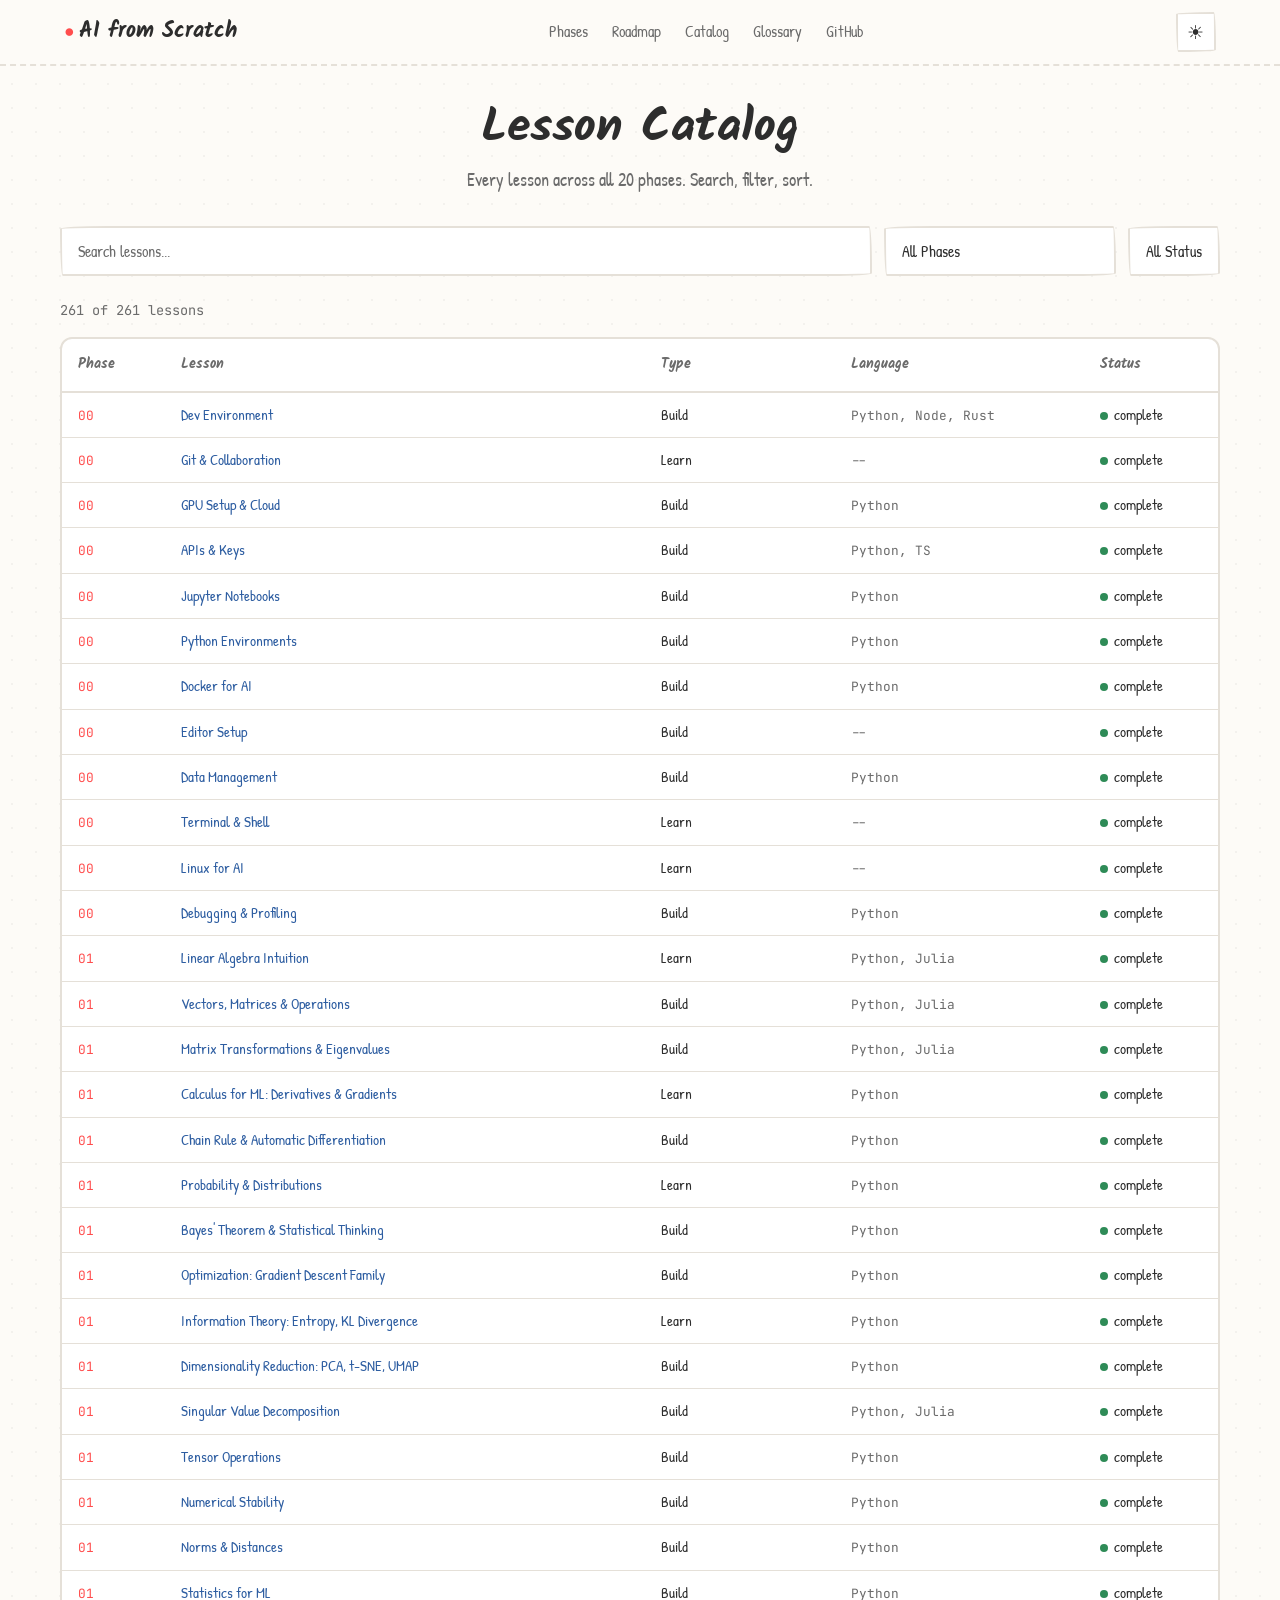
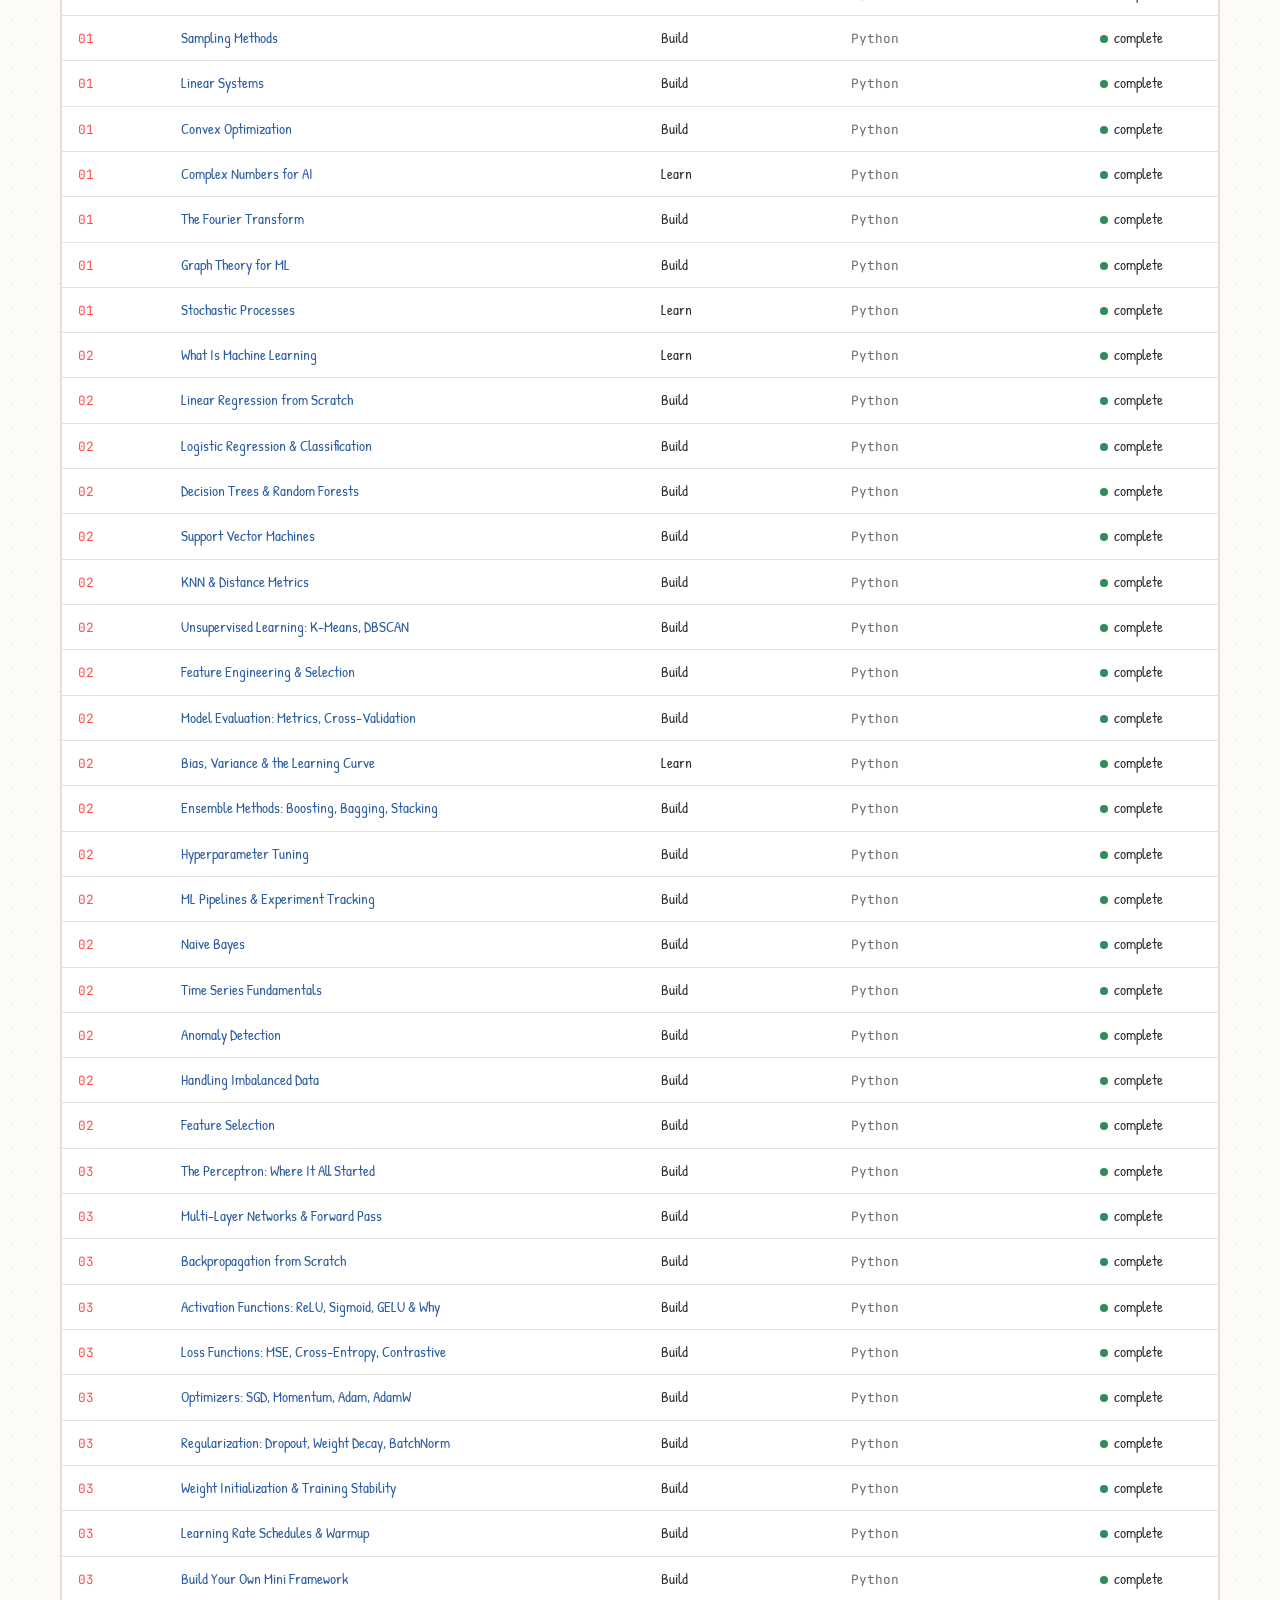
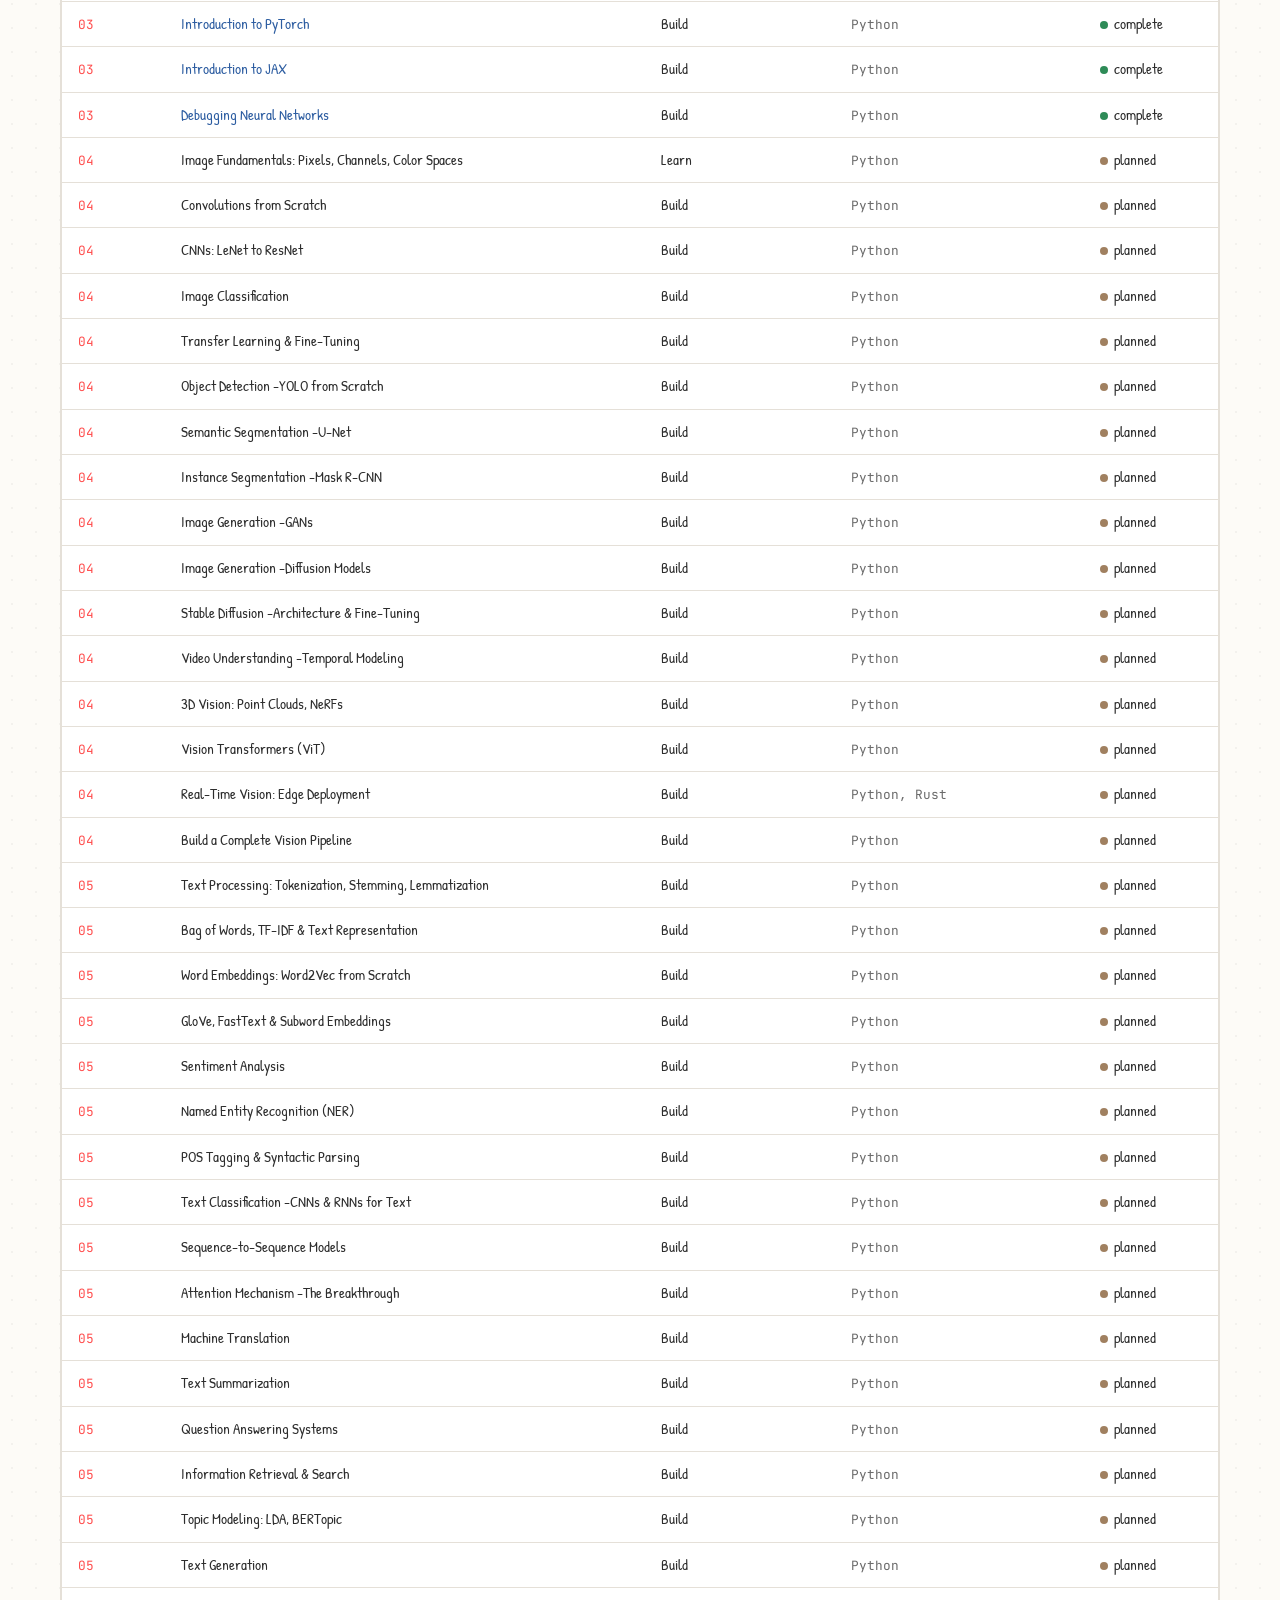
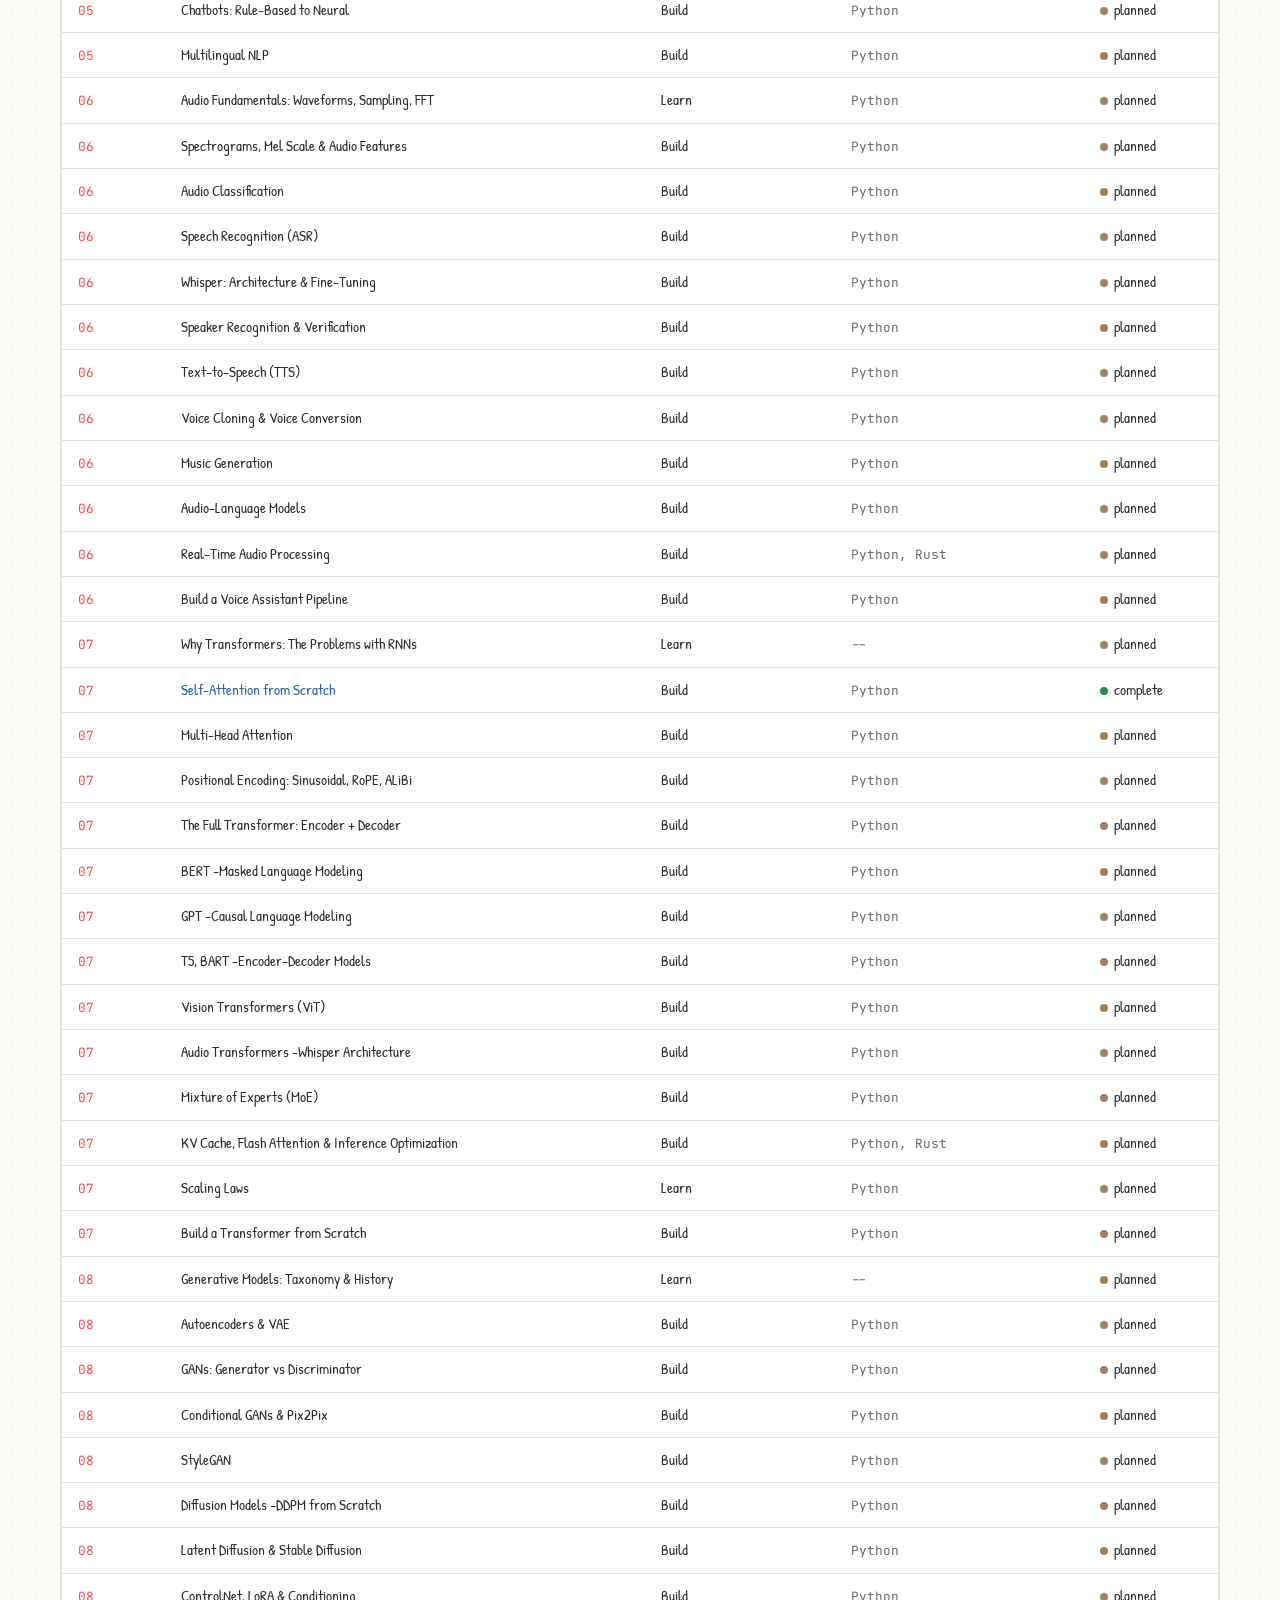
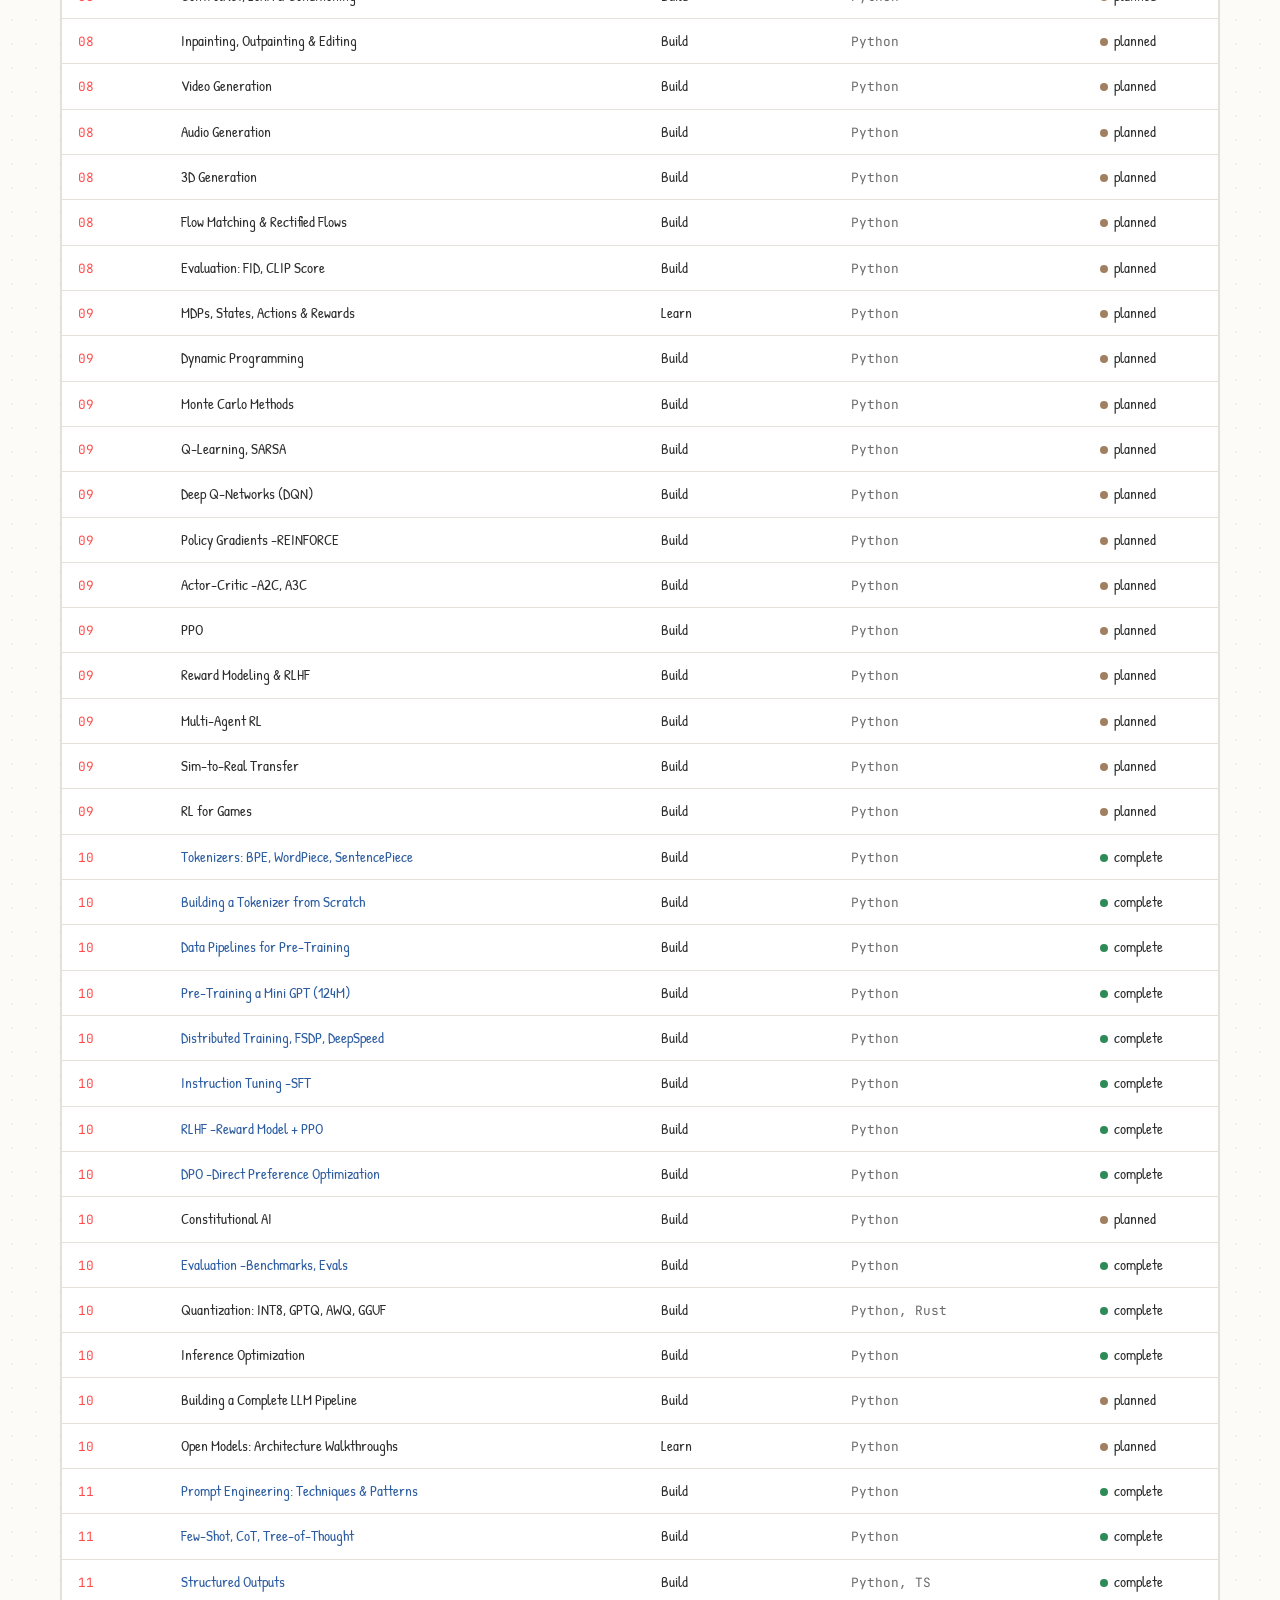
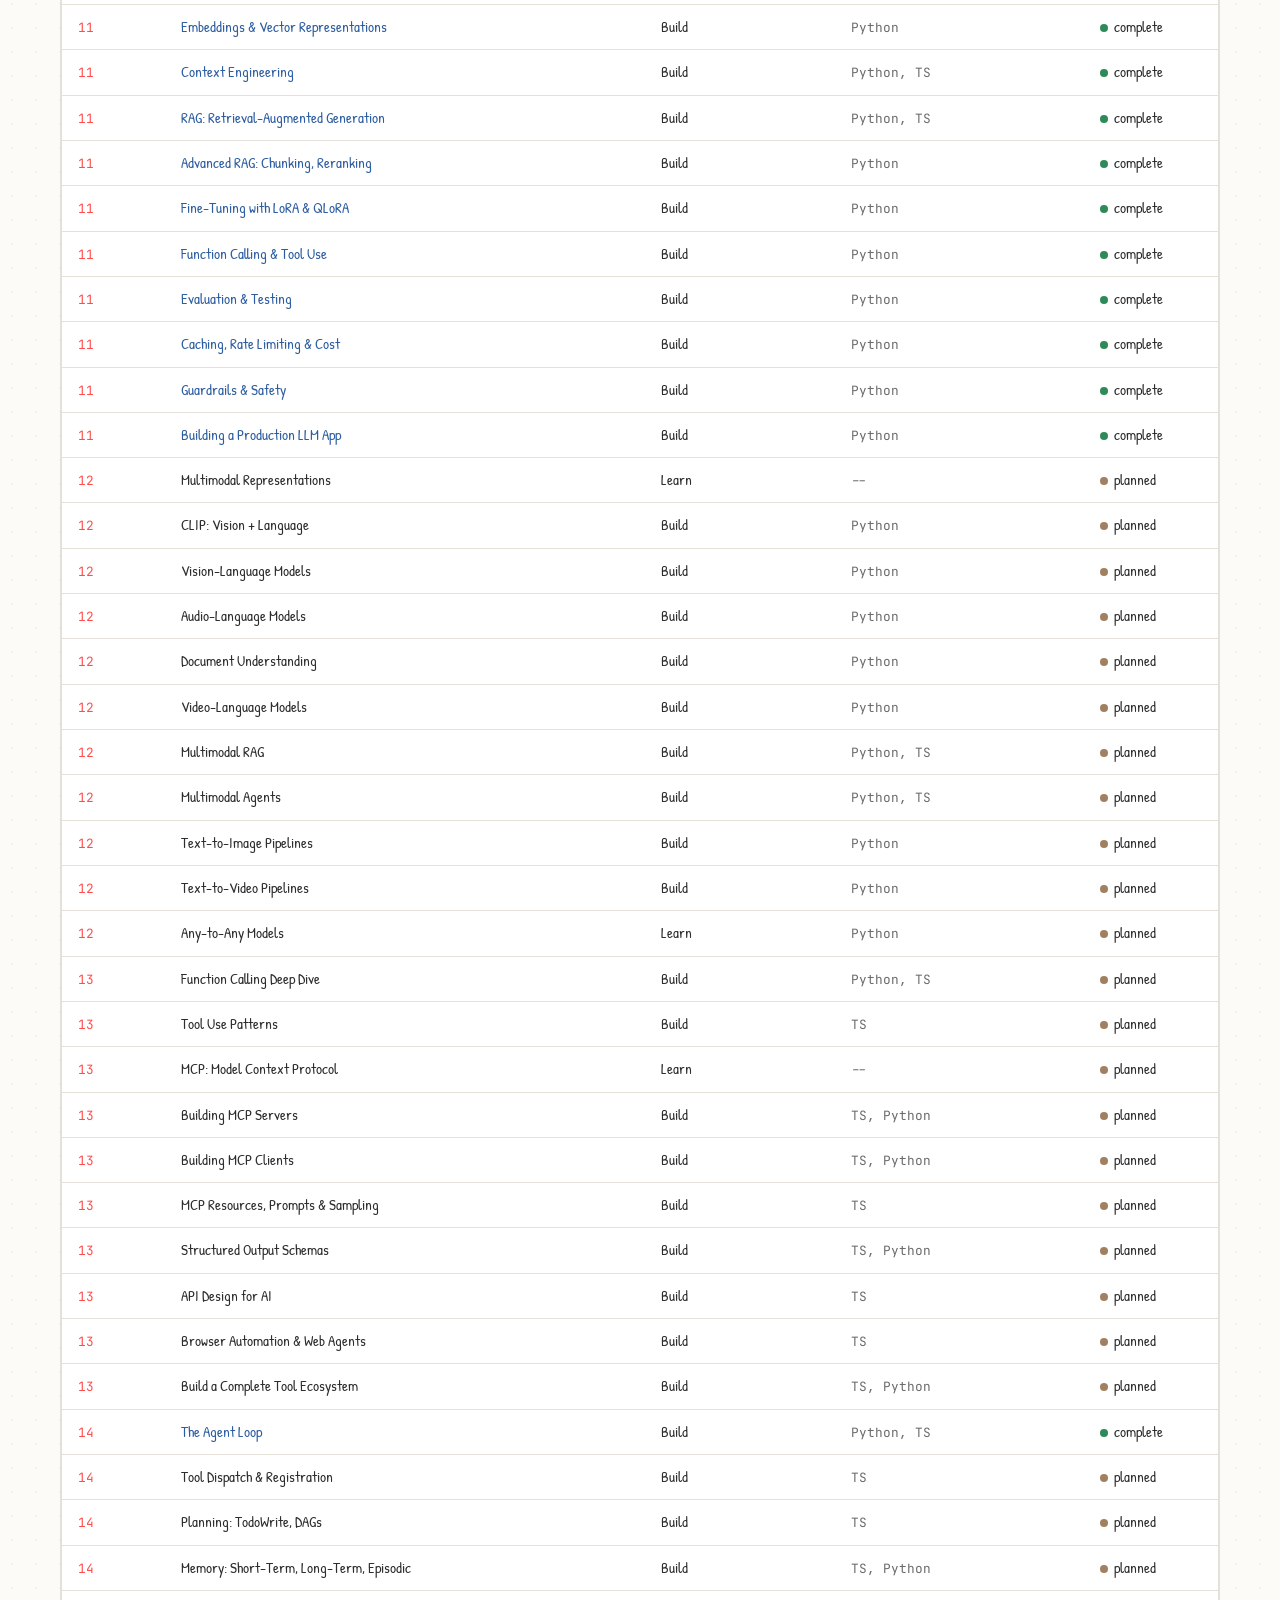
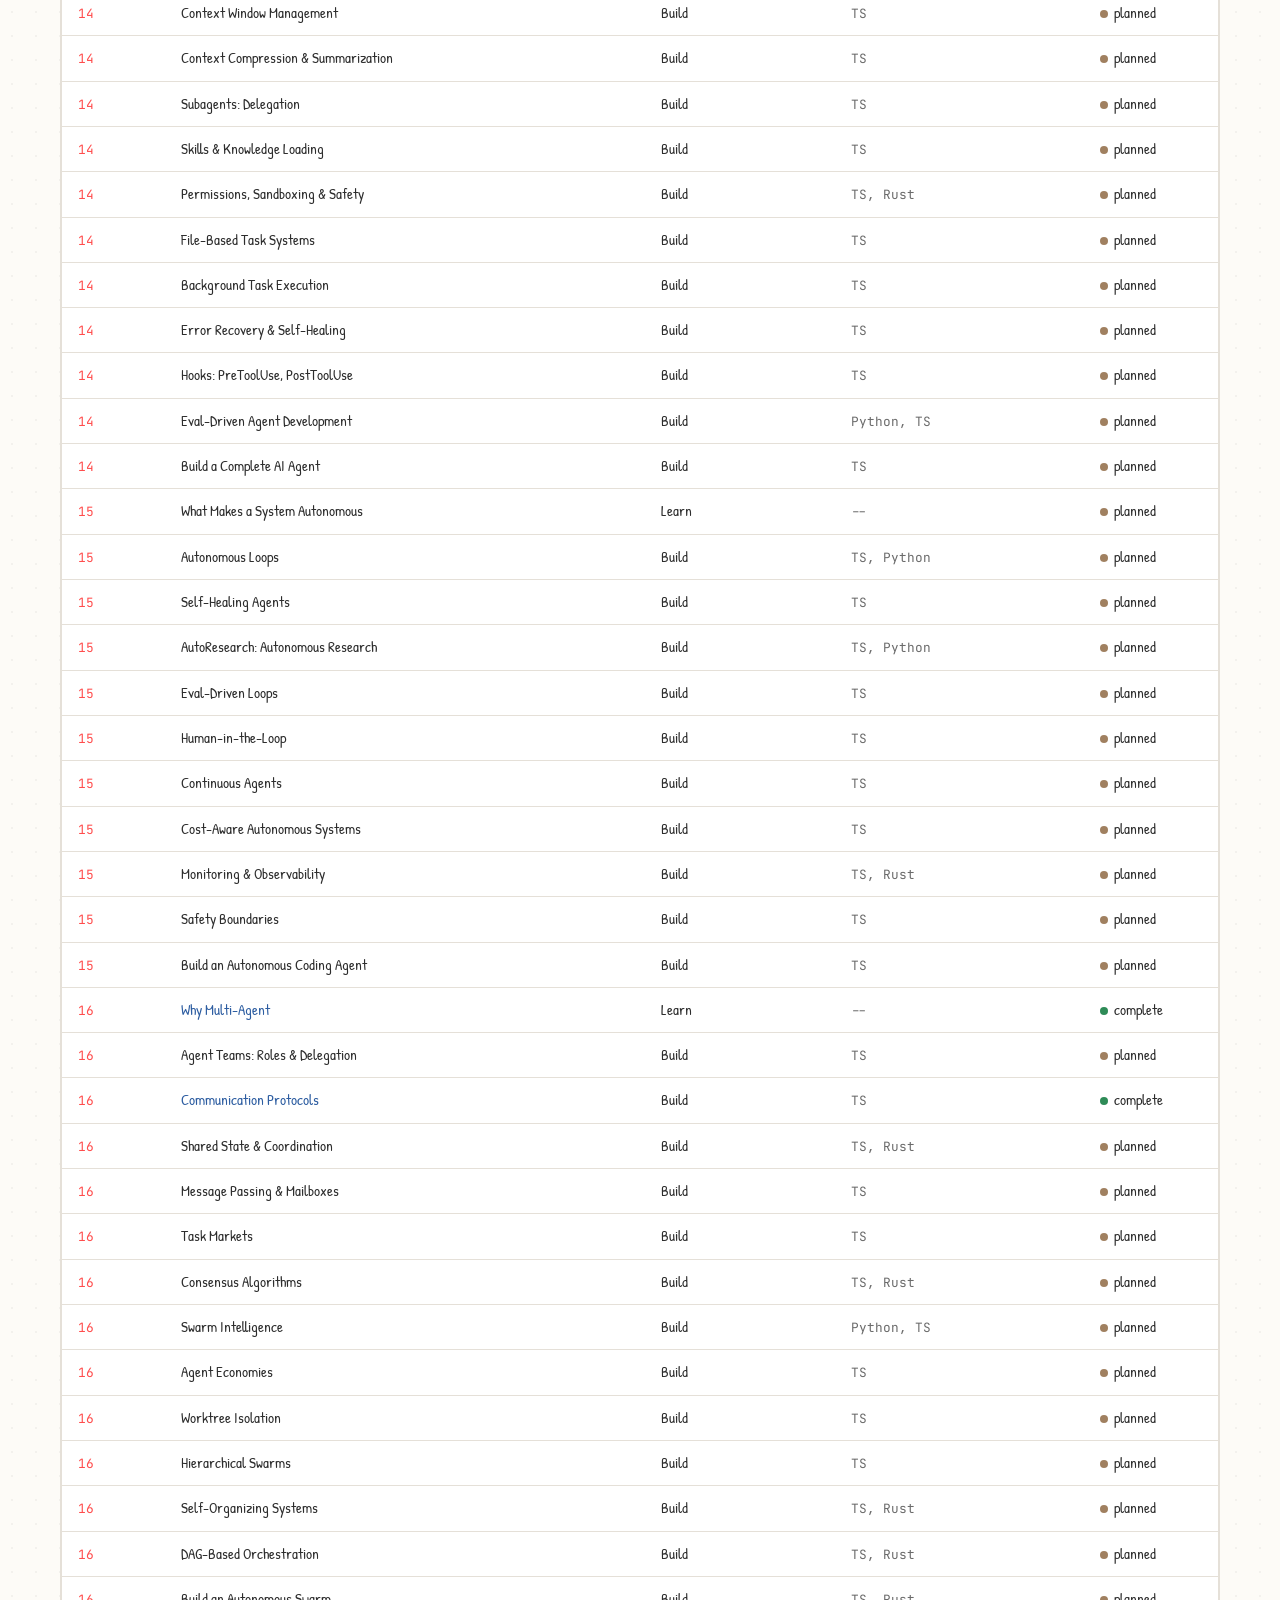
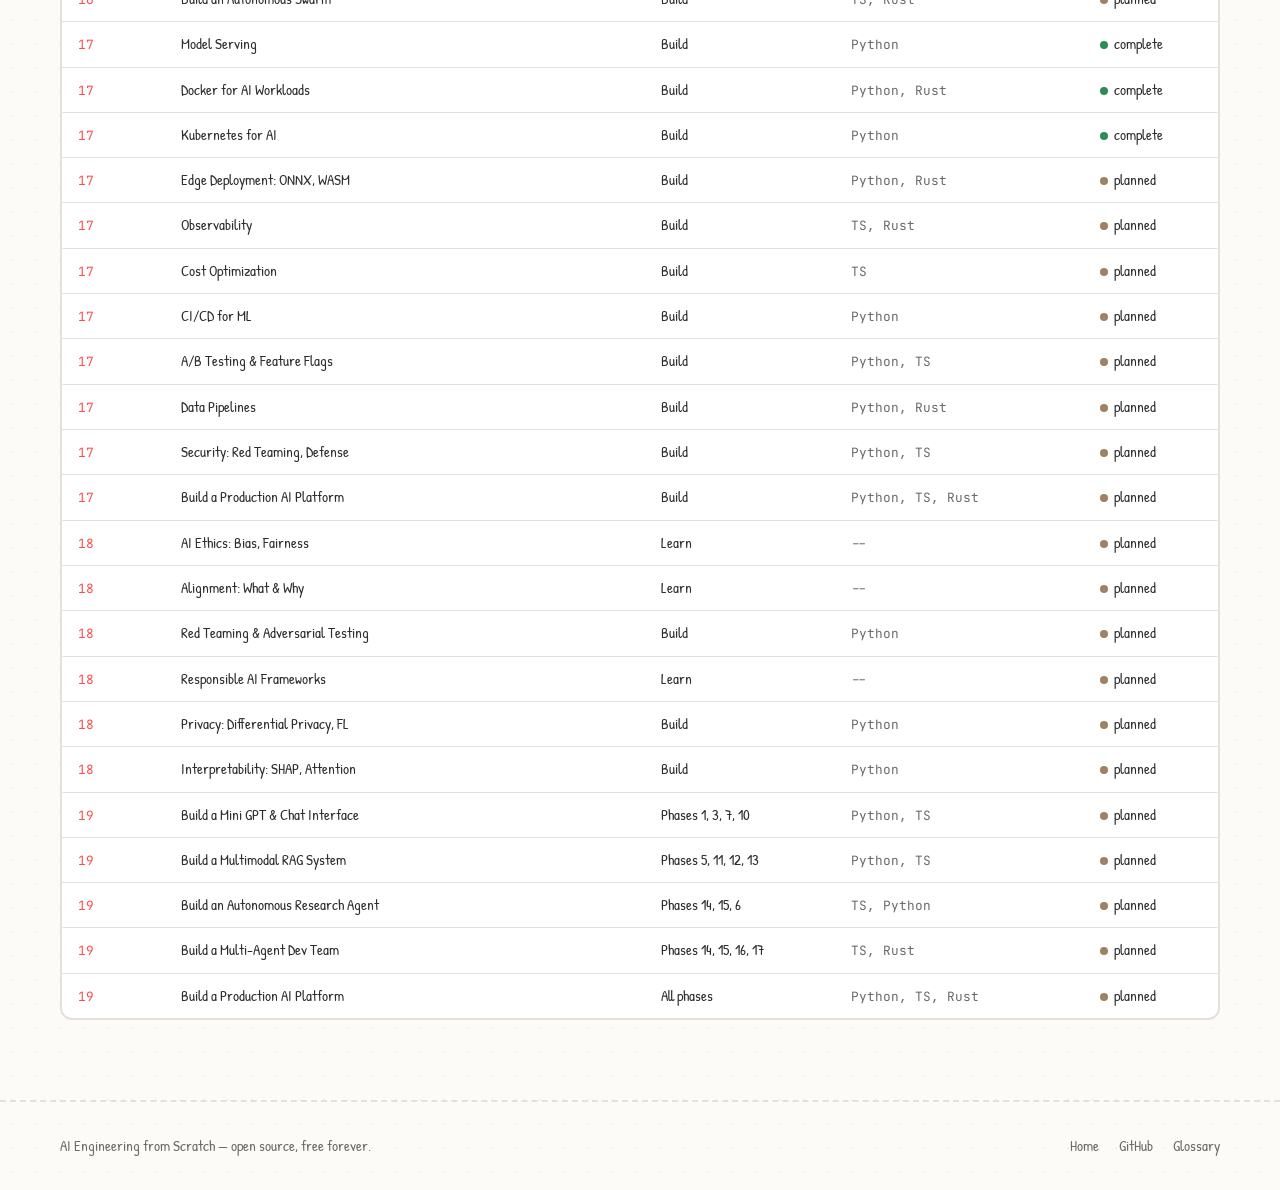
<file: site/catalog.html>
<!DOCTYPE html>
<html lang="en" data-theme="dark">
<head>
  <meta charset="UTF-8">
  <meta name="viewport" content="width=device-width, initial-scale=1.0">
  <title>Lesson Catalog - AI Engineering from Scratch</title>
  <link rel="icon" href="data:image/svg+xml,<svg xmlns='http://www.w3.org/2000/svg' viewBox='0 0 32 32'><rect width='32' height='32' rx='6' fill='%230d0d18'/><text x='4' y='23' font-size='18' font-weight='bold' font-family='system-ui' fill='%23ff6b6b'>AI</text></svg>">
  <meta name="description" content="Full catalog of 260+ AI engineering lessons. Search, filter, and sort every lesson across all 20 phases.">
  <link rel="preconnect" href="https://fonts.googleapis.com">
  <link rel="preconnect" href="https://fonts.gstatic.com" crossorigin>
  <link href="https://fonts.googleapis.com/css2?family=Kalam:wght@400;700&family=Patrick+Hand&family=JetBrains+Mono:wght@400;500;700&display=swap" rel="stylesheet">
  <link rel="stylesheet" href="style.css">
  <style>
    .catalog-page {
      padding: 100px 0 80px;
      min-height: 100vh;
    }

    .catalog-header {
      text-align: center;
      margin-bottom: 32px;
    }

    .catalog-header h1 {
      font-size: clamp(2rem, 5vw, 3rem);
      margin-bottom: 8px;
    }

    .catalog-header p {
      color: var(--text-muted);
      font-size: 1.1rem;
    }

    .catalog-controls {
      display: flex;
      gap: 12px;
      margin-bottom: 24px;
      flex-wrap: wrap;
      align-items: center;
    }

    .catalog-search {
      flex: 1;
      min-width: 200px;
      font-family: var(--font-body);
      font-size: 1rem;
      padding: 12px 16px;
      background: var(--bg-surface);
      border: 2px solid var(--border);
      border-radius: 255px 15px 225px 15px / 15px 225px 15px 255px;
      color: var(--text);
      outline: none;
      transition: border-color 0.2s;
    }

    .catalog-search::placeholder {
      color: var(--text-muted);
    }

    .catalog-search:focus {
      border-color: var(--accent);
    }

    .catalog-filter {
      font-family: var(--font-body);
      font-size: 1rem;
      padding: 12px 16px;
      background: var(--bg-surface);
      border: 2px solid var(--border);
      border-radius: 255px 15px 225px 15px / 15px 225px 15px 255px;
      color: var(--text);
      outline: none;
      cursor: pointer;
      -webkit-appearance: none;
      appearance: none;
    }

    .catalog-count {
      font-family: var(--font-mono);
      font-size: 0.85rem;
      color: var(--text-muted);
      margin-bottom: 16px;
    }

    .catalog-table-wrap {
      overflow-x: auto;
      border: 2px solid var(--border);
      border-radius: 12px;
      background: var(--bg-surface);
    }

    .catalog-table {
      width: 100%;
      border-collapse: collapse;
      font-size: 0.95rem;
    }

    .catalog-table th {
      font-family: var(--font-heading);
      font-weight: 700;
      font-size: 0.9rem;
      text-align: left;
      padding: 14px 16px;
      border-bottom: 2px solid var(--border);
      color: var(--text-muted);
      cursor: pointer;
      user-select: none;
      white-space: nowrap;
      transition: color 0.2s;
    }

    .catalog-table th:hover {
      color: var(--accent);
    }

    .catalog-table th .sort-arrow {
      font-size: 0.7rem;
      margin-left: 4px;
    }

    .catalog-table td {
      padding: 10px 16px;
      border-bottom: 1px solid var(--border);
      vertical-align: middle;
    }

    .catalog-table tr:last-child td {
      border-bottom: none;
    }

    .catalog-table tr:hover td {
      background: var(--bg-surface-hover);
    }

    .catalog-table a {
      color: var(--secondary);
    }

    .catalog-table a:hover {
      color: var(--accent);
    }

    .catalog-status-dot {
      display: inline-block;
      width: 8px;
      height: 8px;
      border-radius: 50%;
      margin-right: 6px;
    }

    .catalog-status-dot.complete {
      background: var(--complete);
    }

    .catalog-status-dot.planned {
      background: var(--planned);
    }

    .catalog-lang {
      font-family: var(--font-mono);
      font-size: 0.8rem;
      color: var(--text-muted);
    }

    .catalog-phase-label {
      font-family: var(--font-mono);
      font-size: 0.8rem;
      color: var(--accent);
    }

    .catalog-empty {
      text-align: center;
      padding: 48px 24px;
      color: var(--text-muted);
      font-size: 1.1rem;
    }

    @media (max-width: 768px) {
      .catalog-page {
        padding: 80px 0 48px;
      }

      .catalog-controls {
        flex-direction: column;
      }

      .catalog-filter {
        width: 100%;
      }

      .catalog-table {
        font-size: 0.85rem;
      }

      .catalog-table th,
      .catalog-table td {
        padding: 8px 10px;
      }
    }
  </style>
</head>
<body>

  <header class="site-header">
    <div class="header-inner">
      <a href="index.html" class="logo">
        <span class="logo-icon">&#9679;</span> AI from Scratch
      </a>
      <nav class="header-nav">
        <a href="index.html#phases">Phases</a>
        <a href="index.html#roadmap">Roadmap</a>
        <a href="catalog.html">Catalog</a>
        <a href="glossary.html">Glossary</a>
        <a href="https://github.com/rohitg00/ai-engineering-from-scratch" target="_blank" rel="noopener">GitHub</a>
      </nav>
      <button class="theme-toggle" id="themeToggle" aria-label="Toggle theme">
        <span class="theme-icon" id="themeIcon">&#9789;</span>
      </button>
    </div>
  </header>

  <main class="catalog-page">
    <div class="container">
      <div class="catalog-header">
        <h1>Lesson Catalog</h1>
        <p>Every lesson across all 20 phases. Search, filter, sort.</p>
      </div>
      <div class="catalog-controls">
        <input type="text" class="catalog-search" id="catalogSearch" placeholder="Search lessons...">
        <select class="catalog-filter" id="catalogPhase">
          <option value="">All Phases</option>
        </select>
        <select class="catalog-filter" id="catalogStatus">
          <option value="">All Status</option>
          <option value="complete">Complete</option>
          <option value="planned">Planned</option>
        </select>
      </div>
      <div class="catalog-count" id="catalogCount"></div>
      <div class="catalog-table-wrap">
        <table class="catalog-table" id="catalogTable">
          <thead>
            <tr>
              <th data-sort="phase">Phase <span class="sort-arrow"></span></th>
              <th data-sort="name">Lesson <span class="sort-arrow"></span></th>
              <th data-sort="type">Type <span class="sort-arrow"></span></th>
              <th data-sort="lang">Language <span class="sort-arrow"></span></th>
              <th data-sort="status">Status <span class="sort-arrow"></span></th>
            </tr>
          </thead>
          <tbody id="catalogBody"></tbody>
        </table>
      </div>
    </div>
  </main>

  <footer class="site-footer">
    <div class="container footer-inner">
      <p>AI Engineering from Scratch &mdash; open source, free forever.</p>
      <div class="footer-links">
        <a href="index.html">Home</a>
        <a href="https://github.com/rohitg00/ai-engineering-from-scratch" target="_blank" rel="noopener">GitHub</a>
        <a href="glossary.html">Glossary</a>
      </div>
    </div>
  </footer>

  <script src="data.js"></script>
  <script>
    (function () {
      var root = document.documentElement;
      var stored = localStorage.getItem('theme');
      if (stored) {
        root.setAttribute('data-theme', stored);
      } else if (window.matchMedia && window.matchMedia('(prefers-color-scheme: light)').matches) {
        root.setAttribute('data-theme', 'light');
      }

      function updateIcon() {
        var icon = document.getElementById('themeIcon');
        if (!icon) return;
        icon.innerHTML = root.getAttribute('data-theme') === 'light' ? '&#9728;' : '&#9789;';
      }

      updateIcon();

      document.addEventListener('DOMContentLoaded', function () {
        updateIcon();

        var btn = document.getElementById('themeToggle');
        if (btn) {
          btn.addEventListener('click', function () {
            var next = root.getAttribute('data-theme') === 'light' ? 'dark' : 'light';
            root.setAttribute('data-theme', next);
            localStorage.setItem('theme', next);
            updateIcon();
          });
        }

        var allRows = [];
        var phaseSelect = document.getElementById('catalogPhase');

        for (var i = 0; i < PHASES.length; i++) {
          var p = PHASES[i];
          var opt = document.createElement('option');
          opt.value = String(p.id);
          opt.textContent = String(p.id).padStart(2, '0') + ' - ' + p.name;
          phaseSelect.appendChild(opt);

          for (var j = 0; j < p.lessons.length; j++) {
            var l = p.lessons[j];
            allRows.push({
              phase: p.id,
              phaseName: p.name,
              name: l.name,
              type: l.type,
              lang: l.lang,
              status: l.status,
              url: l.url || ''
            });
          }
        }

        var searchInput = document.getElementById('catalogSearch');
        var statusSelect = document.getElementById('catalogStatus');
        var bodyEl = document.getElementById('catalogBody');
        var countEl = document.getElementById('catalogCount');
        var sortCol = 'phase';
        var sortDir = 1;

        function escapeHtml(str) {
          var div = document.createElement('div');
          div.textContent = str;
          return div.innerHTML;
        }

        function render() {
          var query = (searchInput.value || '').toLowerCase().trim();
          var phaseFilter = phaseSelect.value;
          var statusFilter = statusSelect.value;

          var rows = allRows.filter(function (r) {
            if (phaseFilter && String(r.phase) !== phaseFilter) return false;
            if (statusFilter && r.status !== statusFilter) return false;
            if (query) {
              return r.name.toLowerCase().indexOf(query) !== -1 ||
                r.phaseName.toLowerCase().indexOf(query) !== -1 ||
                r.type.toLowerCase().indexOf(query) !== -1 ||
                r.lang.toLowerCase().indexOf(query) !== -1;
            }
            return true;
          });

          rows.sort(function (a, b) {
            var va, vb;
            if (sortCol === 'phase') {
              va = a.phase;
              vb = b.phase;
            } else if (sortCol === 'name') {
              va = a.name.toLowerCase();
              vb = b.name.toLowerCase();
            } else if (sortCol === 'type') {
              va = a.type.toLowerCase();
              vb = b.type.toLowerCase();
            } else if (sortCol === 'lang') {
              va = a.lang.toLowerCase();
              vb = b.lang.toLowerCase();
            } else if (sortCol === 'status') {
              va = a.status;
              vb = b.status;
            }
            if (va < vb) return -1 * sortDir;
            if (va > vb) return 1 * sortDir;
            return 0;
          });

          countEl.textContent = rows.length + ' of ' + allRows.length + ' lessons';

          if (rows.length === 0) {
            bodyEl.innerHTML = '<tr><td colspan="5" class="catalog-empty">No lessons match your filters.</td></tr>';
            return;
          }

          var html = '';
          for (var i = 0; i < rows.length; i++) {
            var r = rows[i];
            html += '<tr>';
            html += '<td><span class="catalog-phase-label">' + String(r.phase).padStart(2, '0') + '</span></td>';
            if (r.url) {
              html += '<td><a href="' + r.url + '" target="_blank" rel="noopener">' + escapeHtml(r.name) + '</a></td>';
            } else {
              html += '<td>' + escapeHtml(r.name) + '</td>';
            }
            html += '<td>' + escapeHtml(r.type) + '</td>';
            html += '<td><span class="catalog-lang">' + escapeHtml(r.lang) + '</span></td>';
            html += '<td><span class="catalog-status-dot ' + r.status + '"></span>' + r.status + '</td>';
            html += '</tr>';
          }
          bodyEl.innerHTML = html;
        }

        searchInput.addEventListener('input', render);
        phaseSelect.addEventListener('change', render);
        statusSelect.addEventListener('change', render);

        document.querySelectorAll('.catalog-table th[data-sort]').forEach(function (th) {
          th.addEventListener('click', function () {
            var col = th.getAttribute('data-sort');
            if (sortCol === col) {
              sortDir = sortDir * -1;
            } else {
              sortCol = col;
              sortDir = 1;
            }
            document.querySelectorAll('.catalog-table th .sort-arrow').forEach(function (a) {
              a.textContent = '';
            });
            th.querySelector('.sort-arrow').textContent = sortDir === 1 ? ' \u25B2' : ' \u25BC';
            render();
          });
        });

        render();
      });
    })();
  </script>
<script defer src="https://va.vercel-scripts.com/v1/script.js"></script>
</body>
</html>
</file>
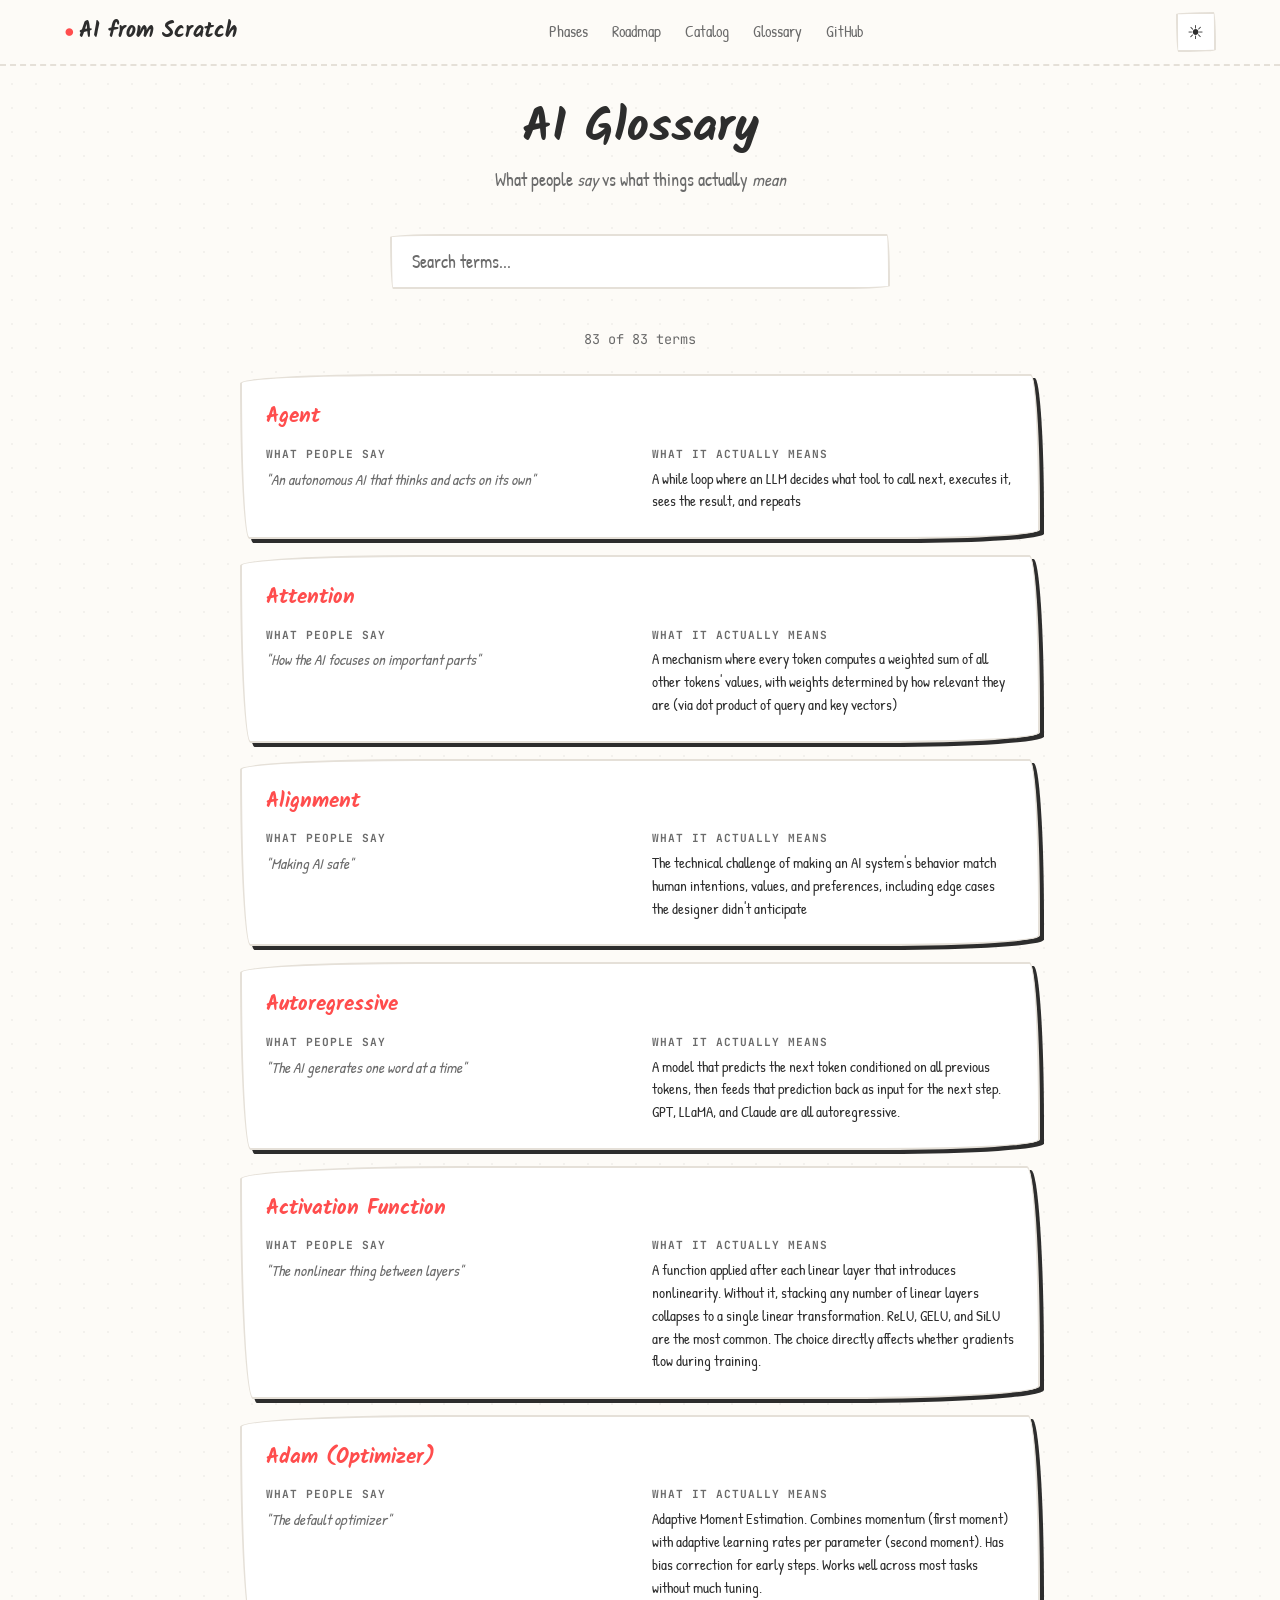
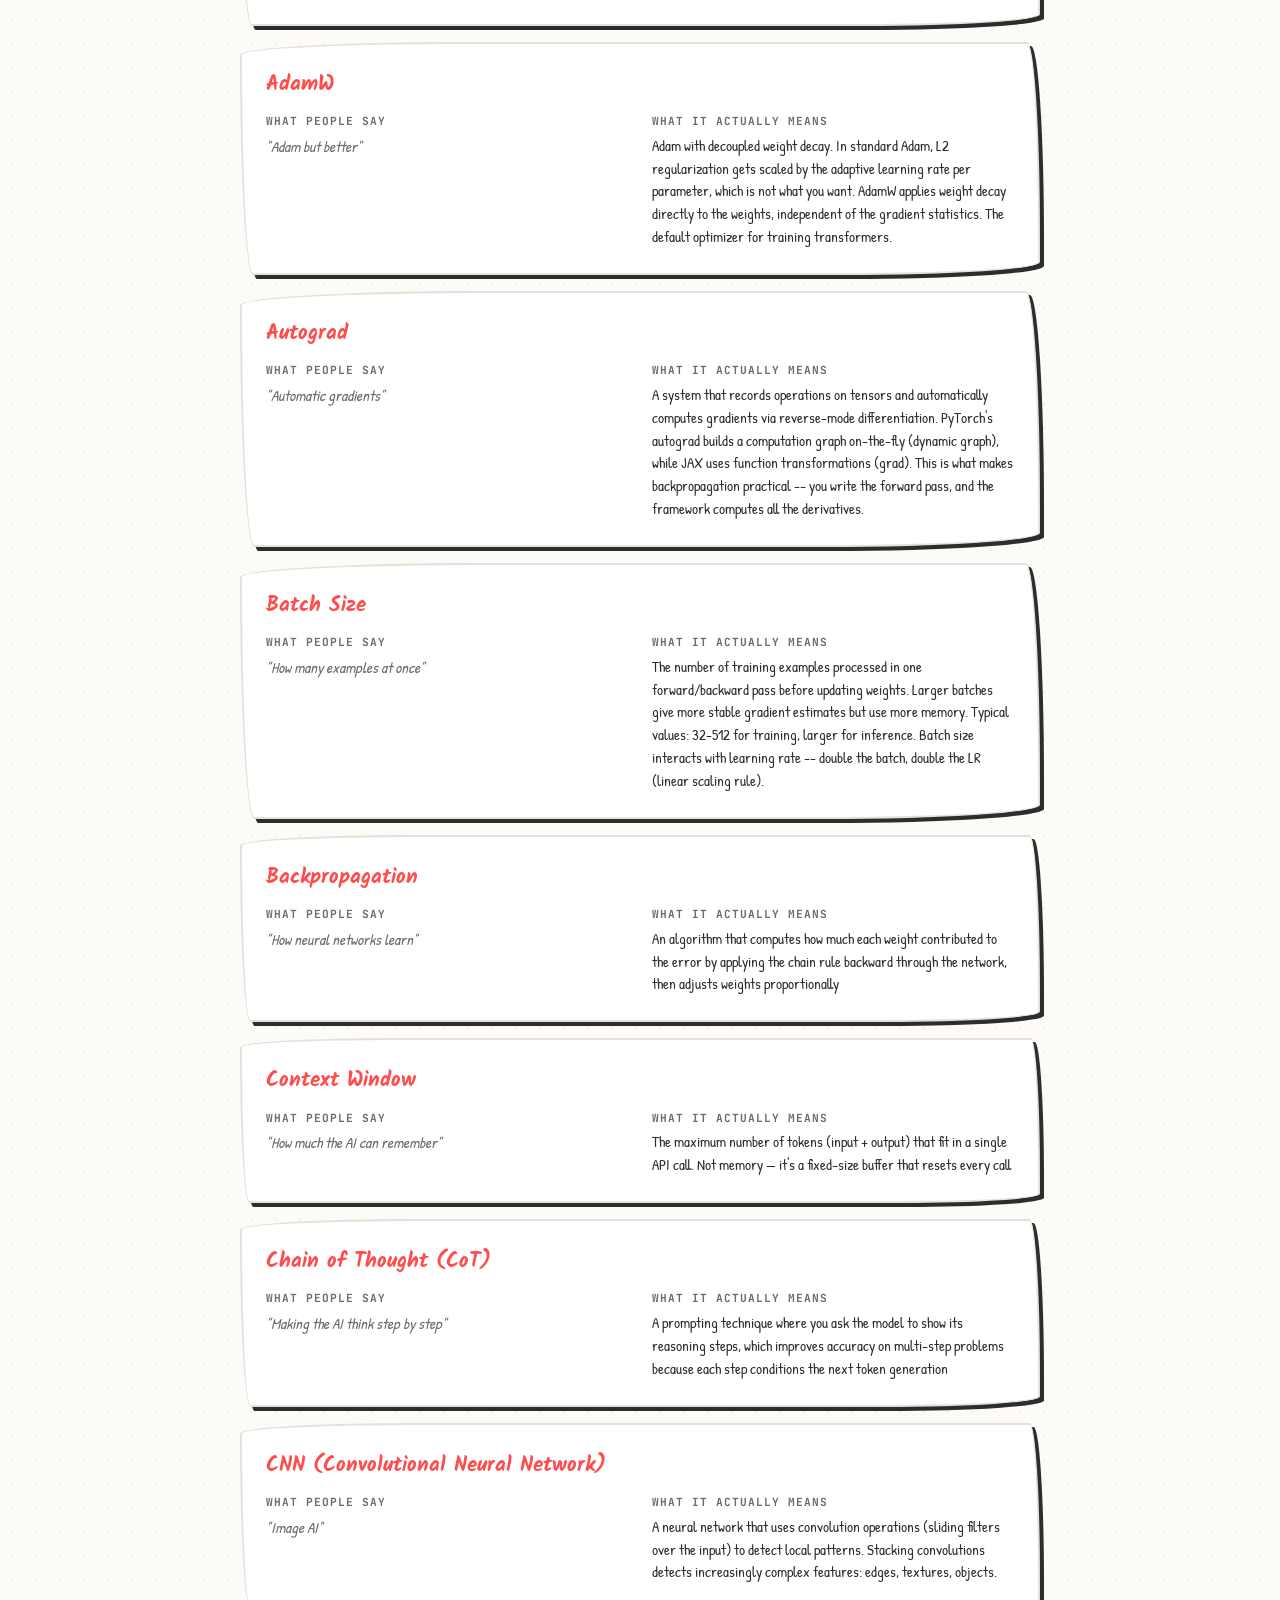
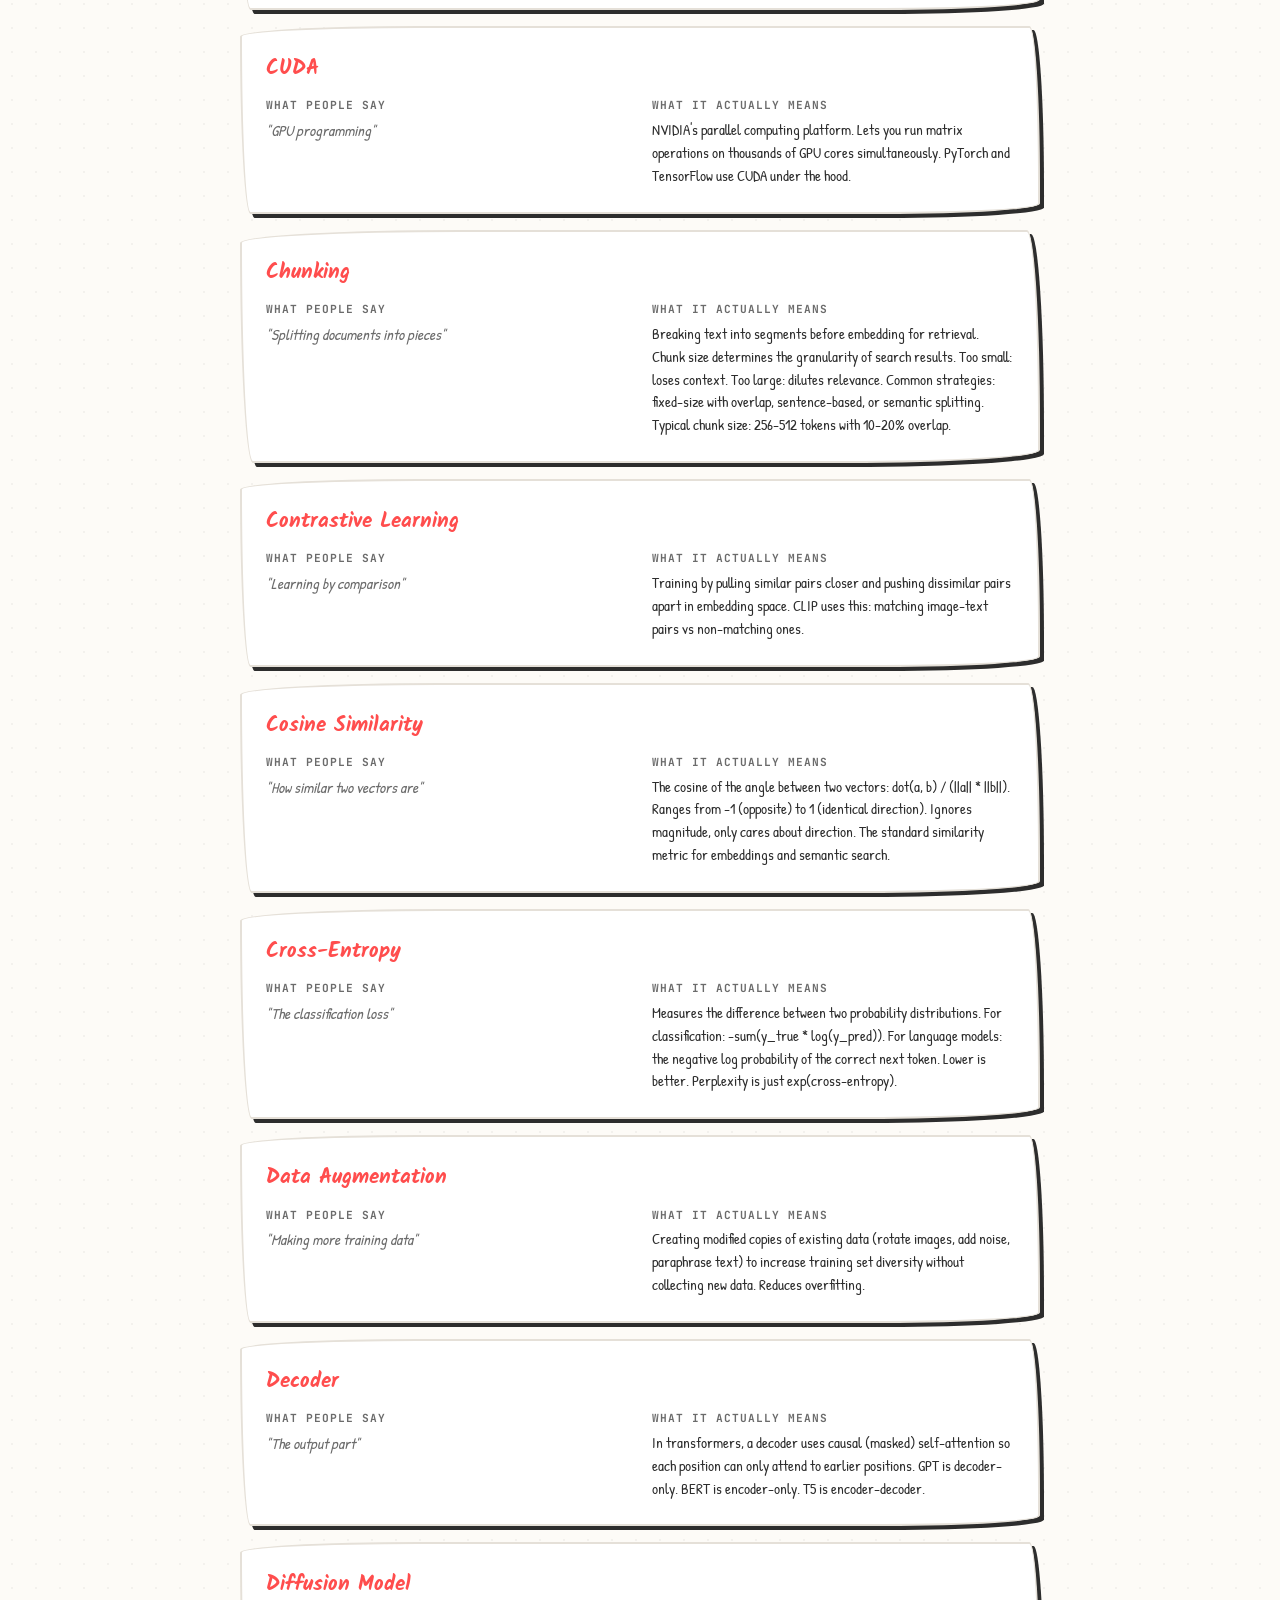
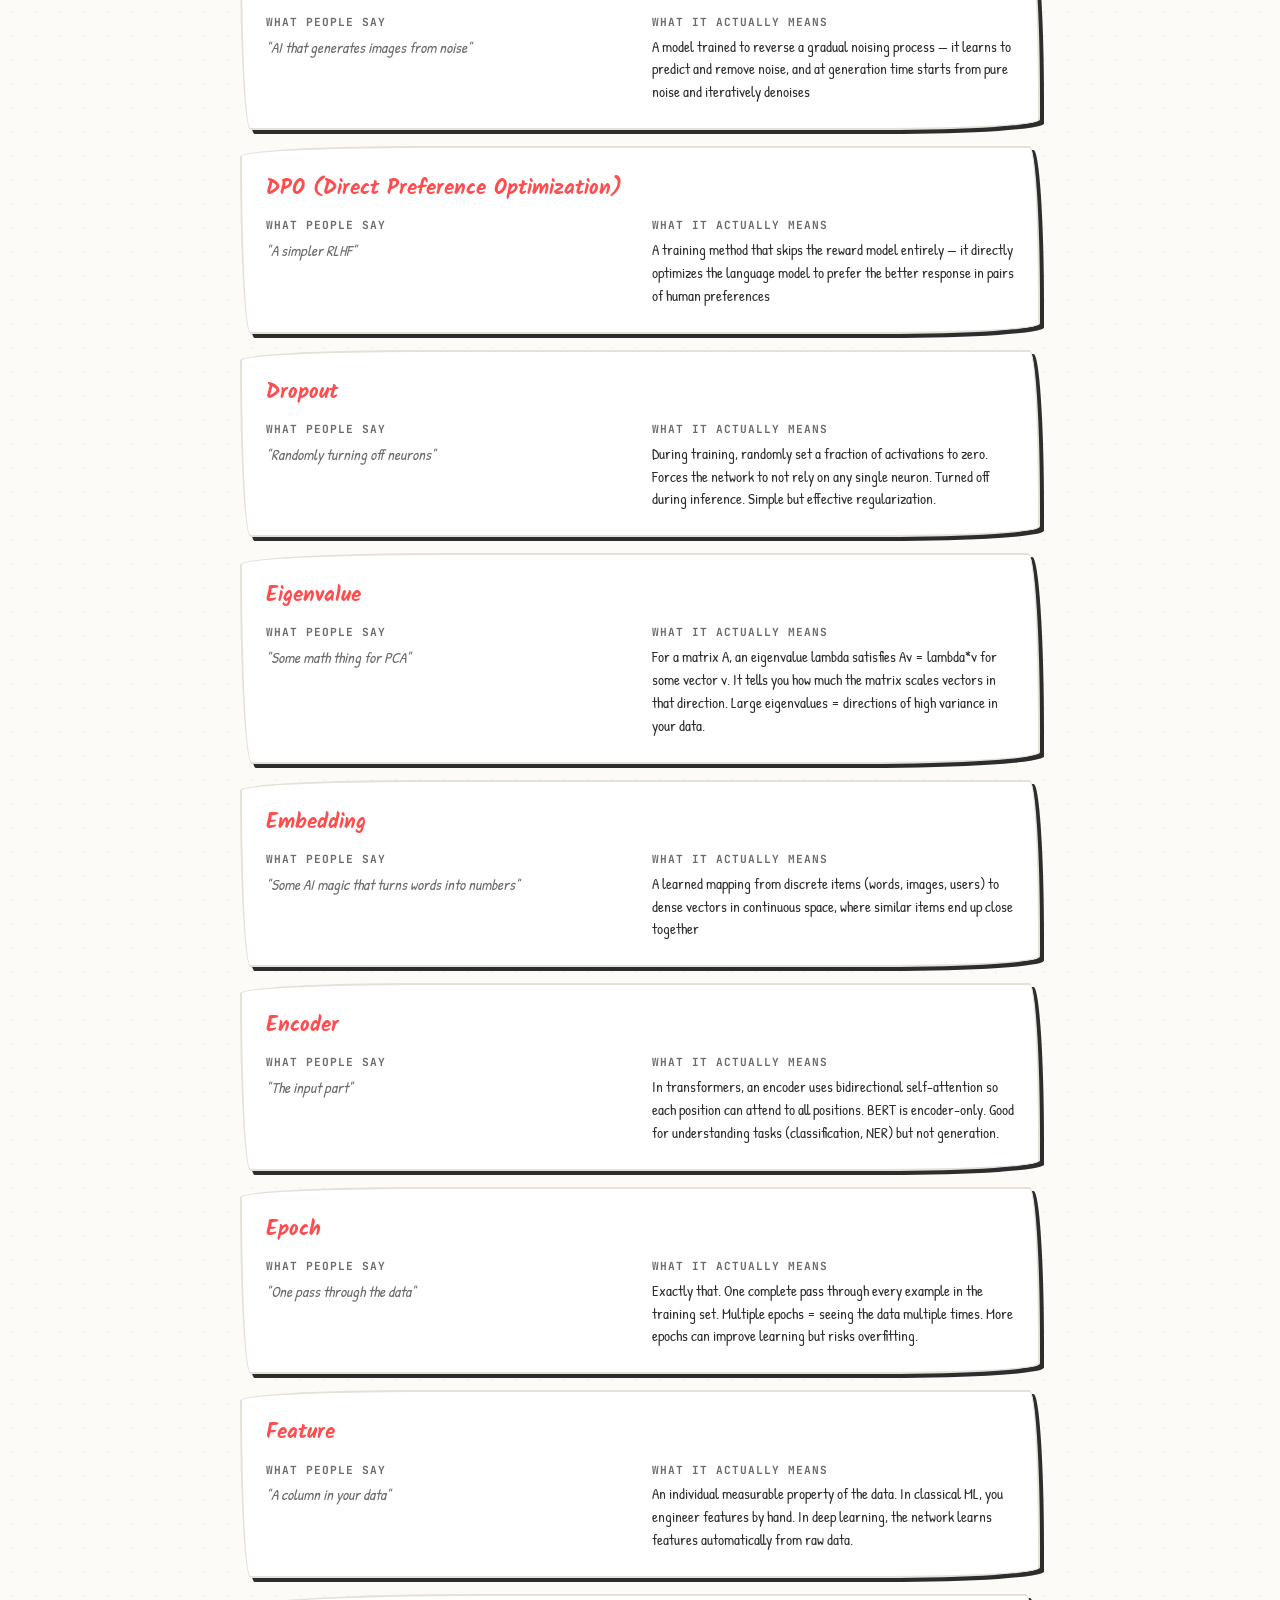
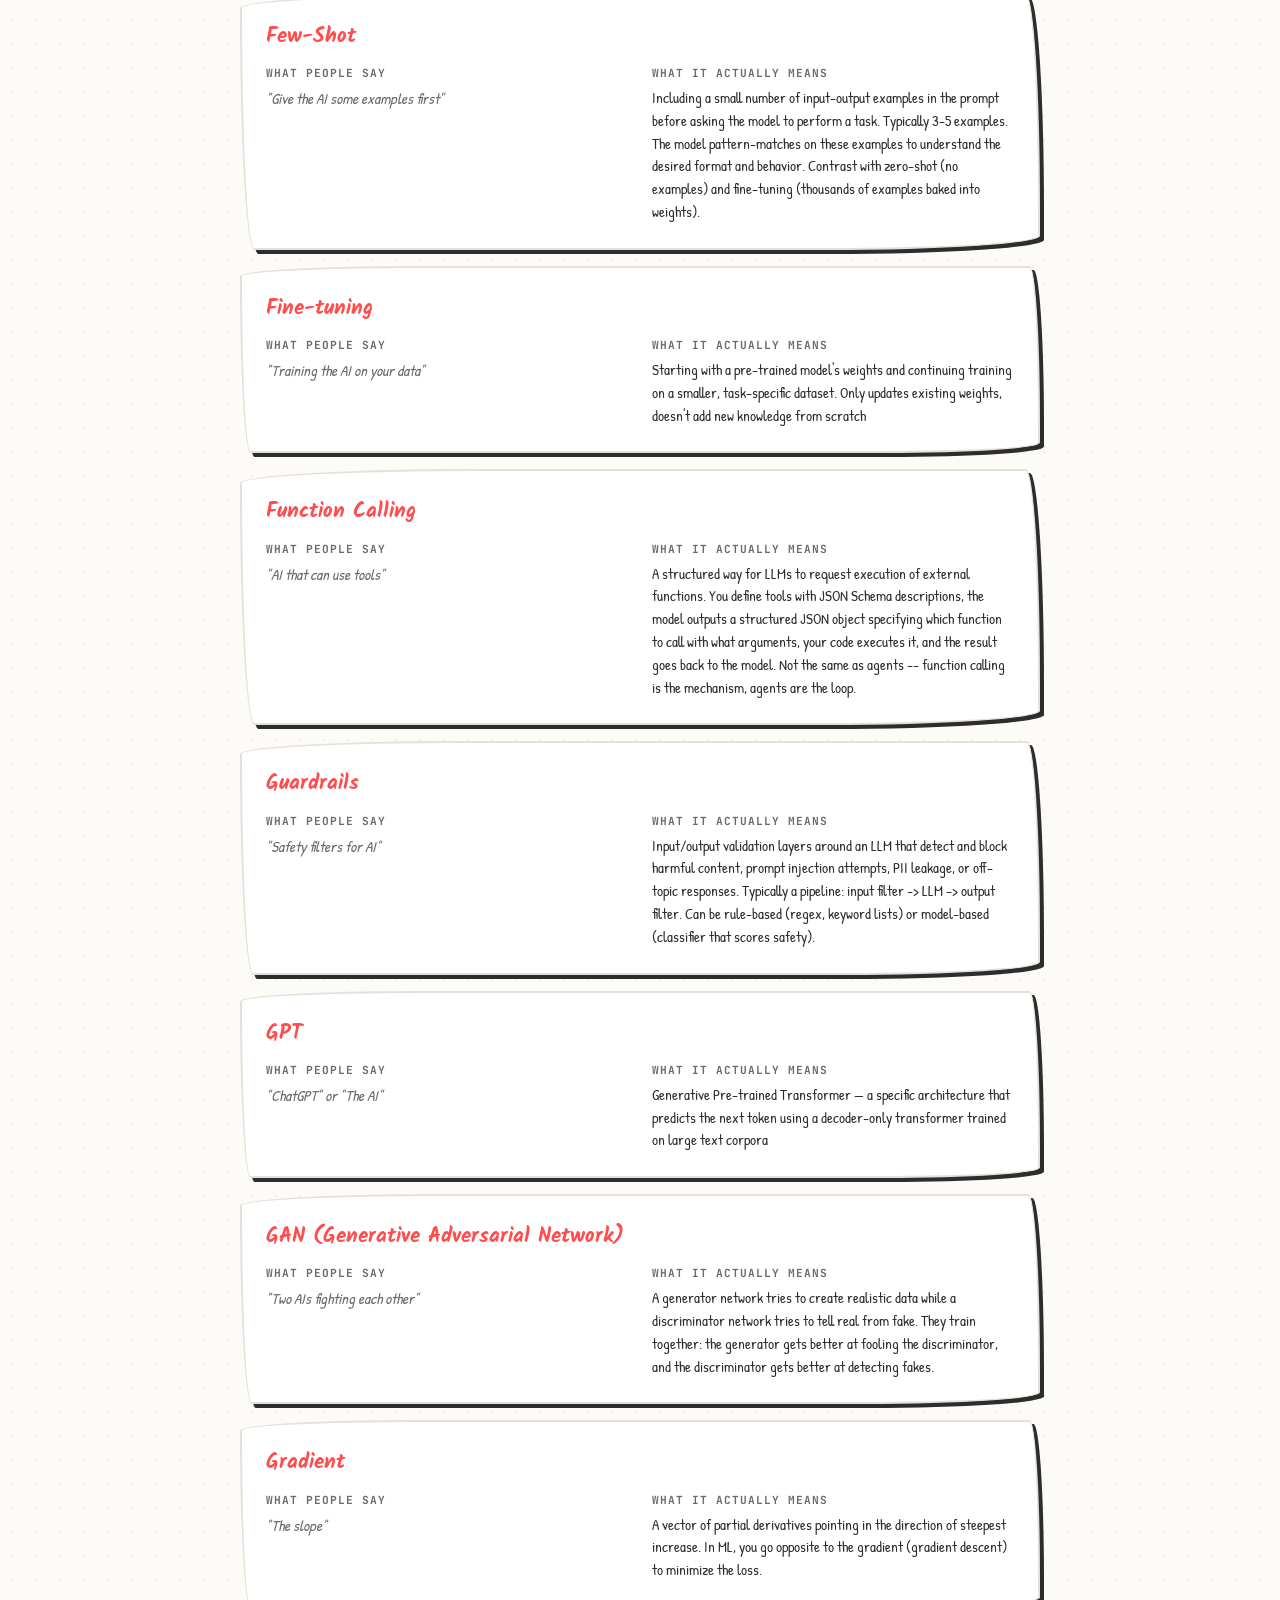
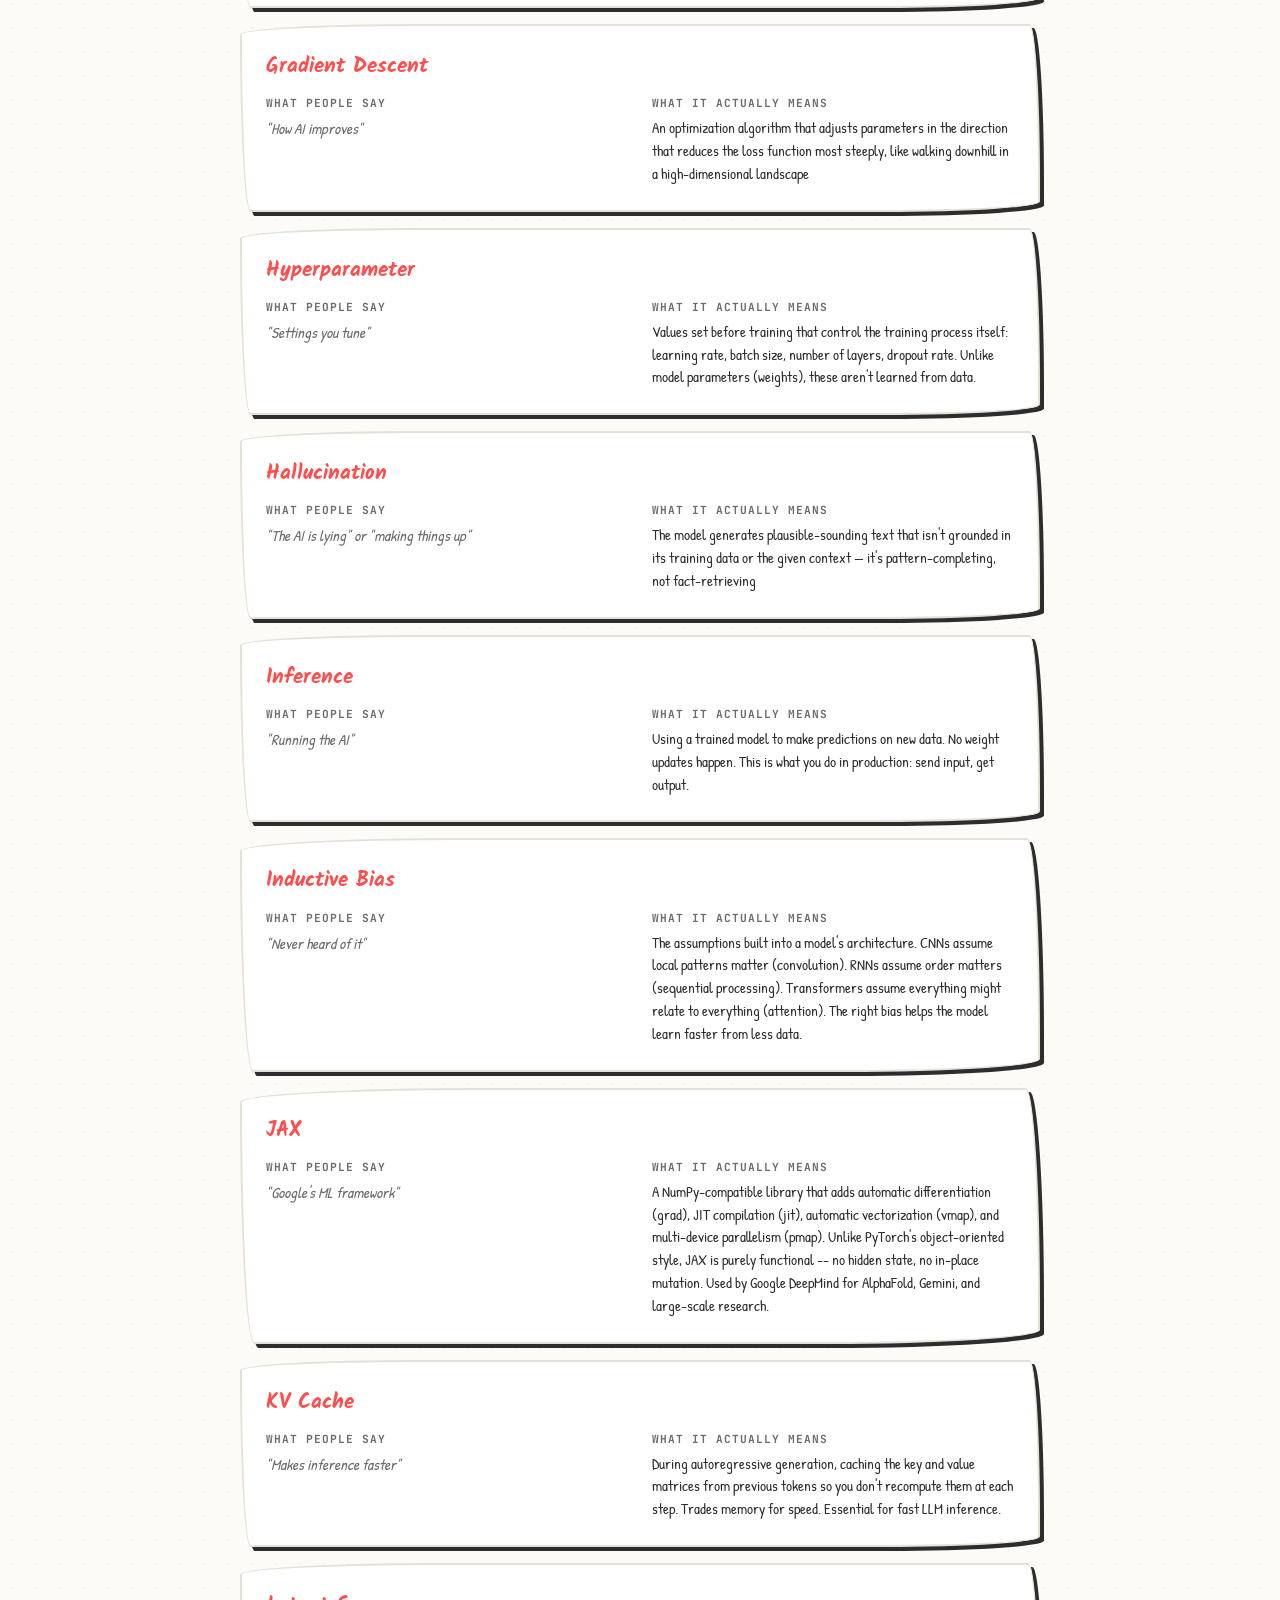
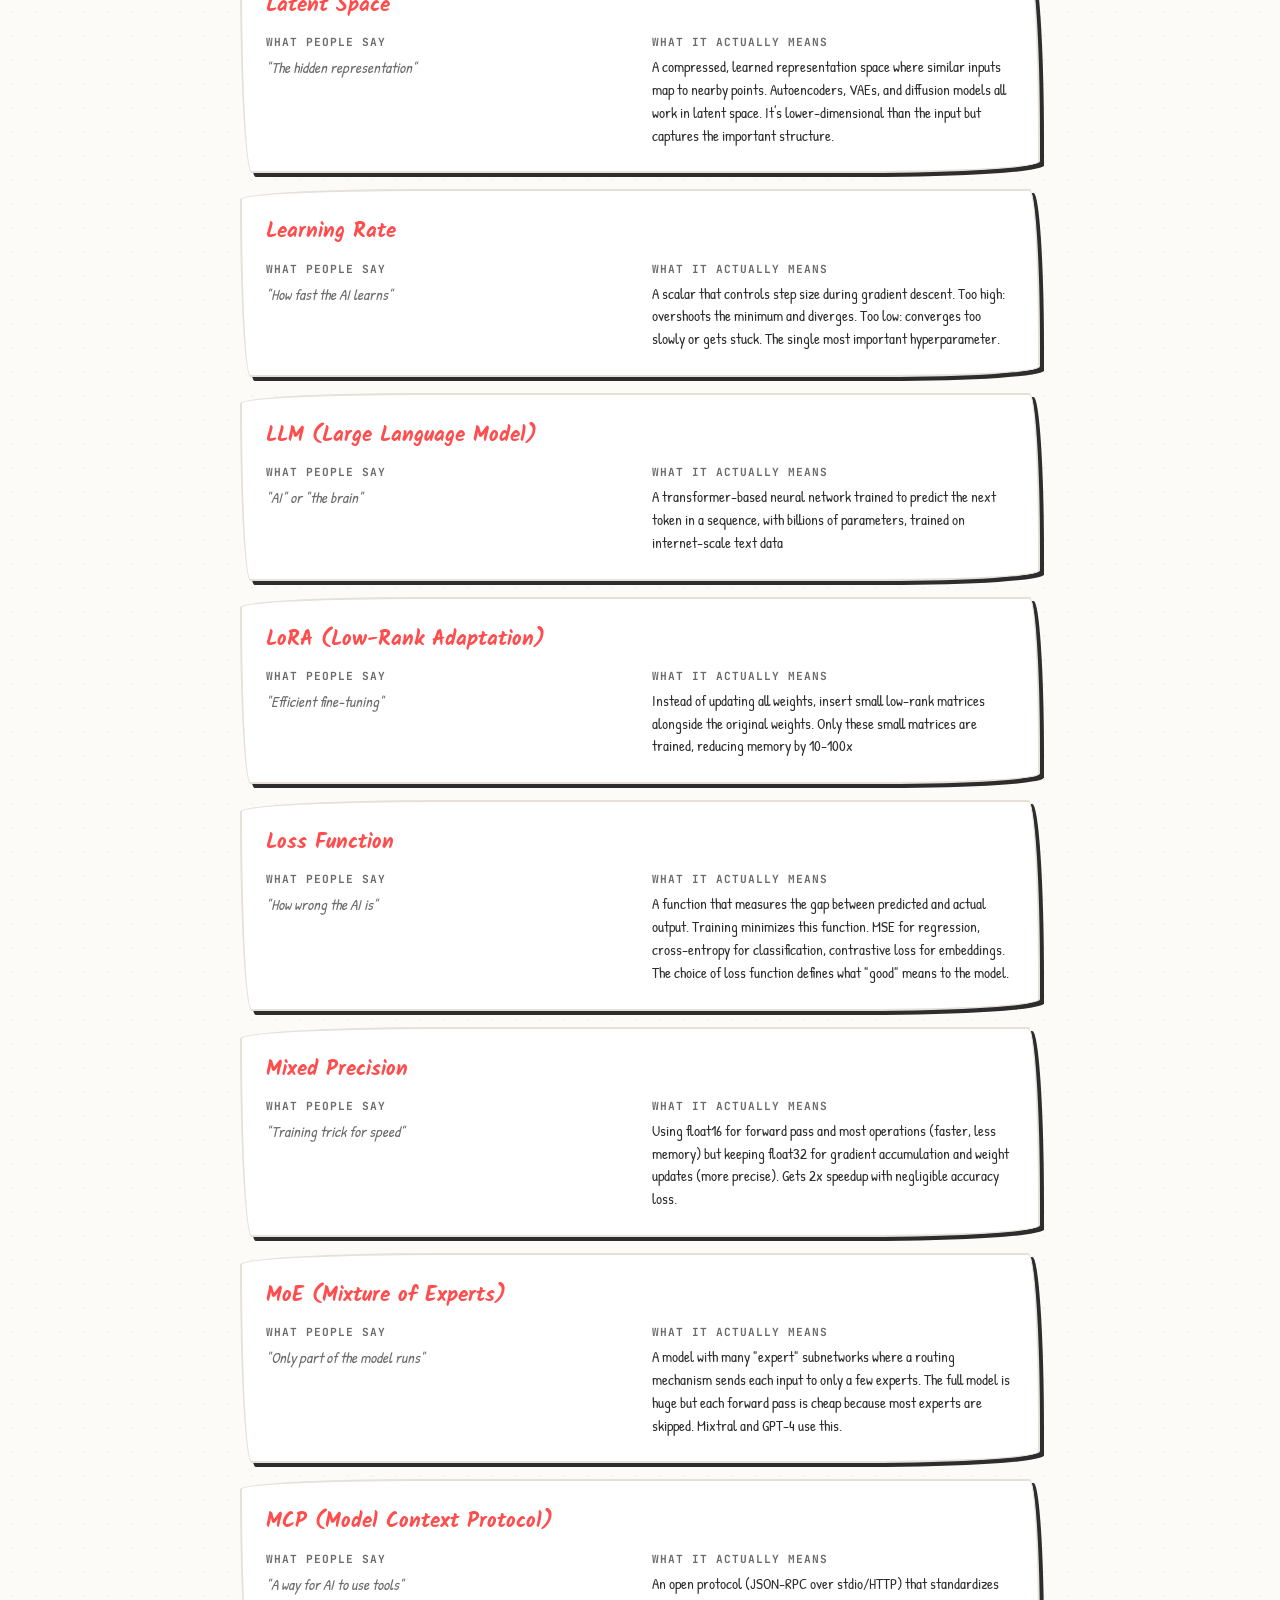
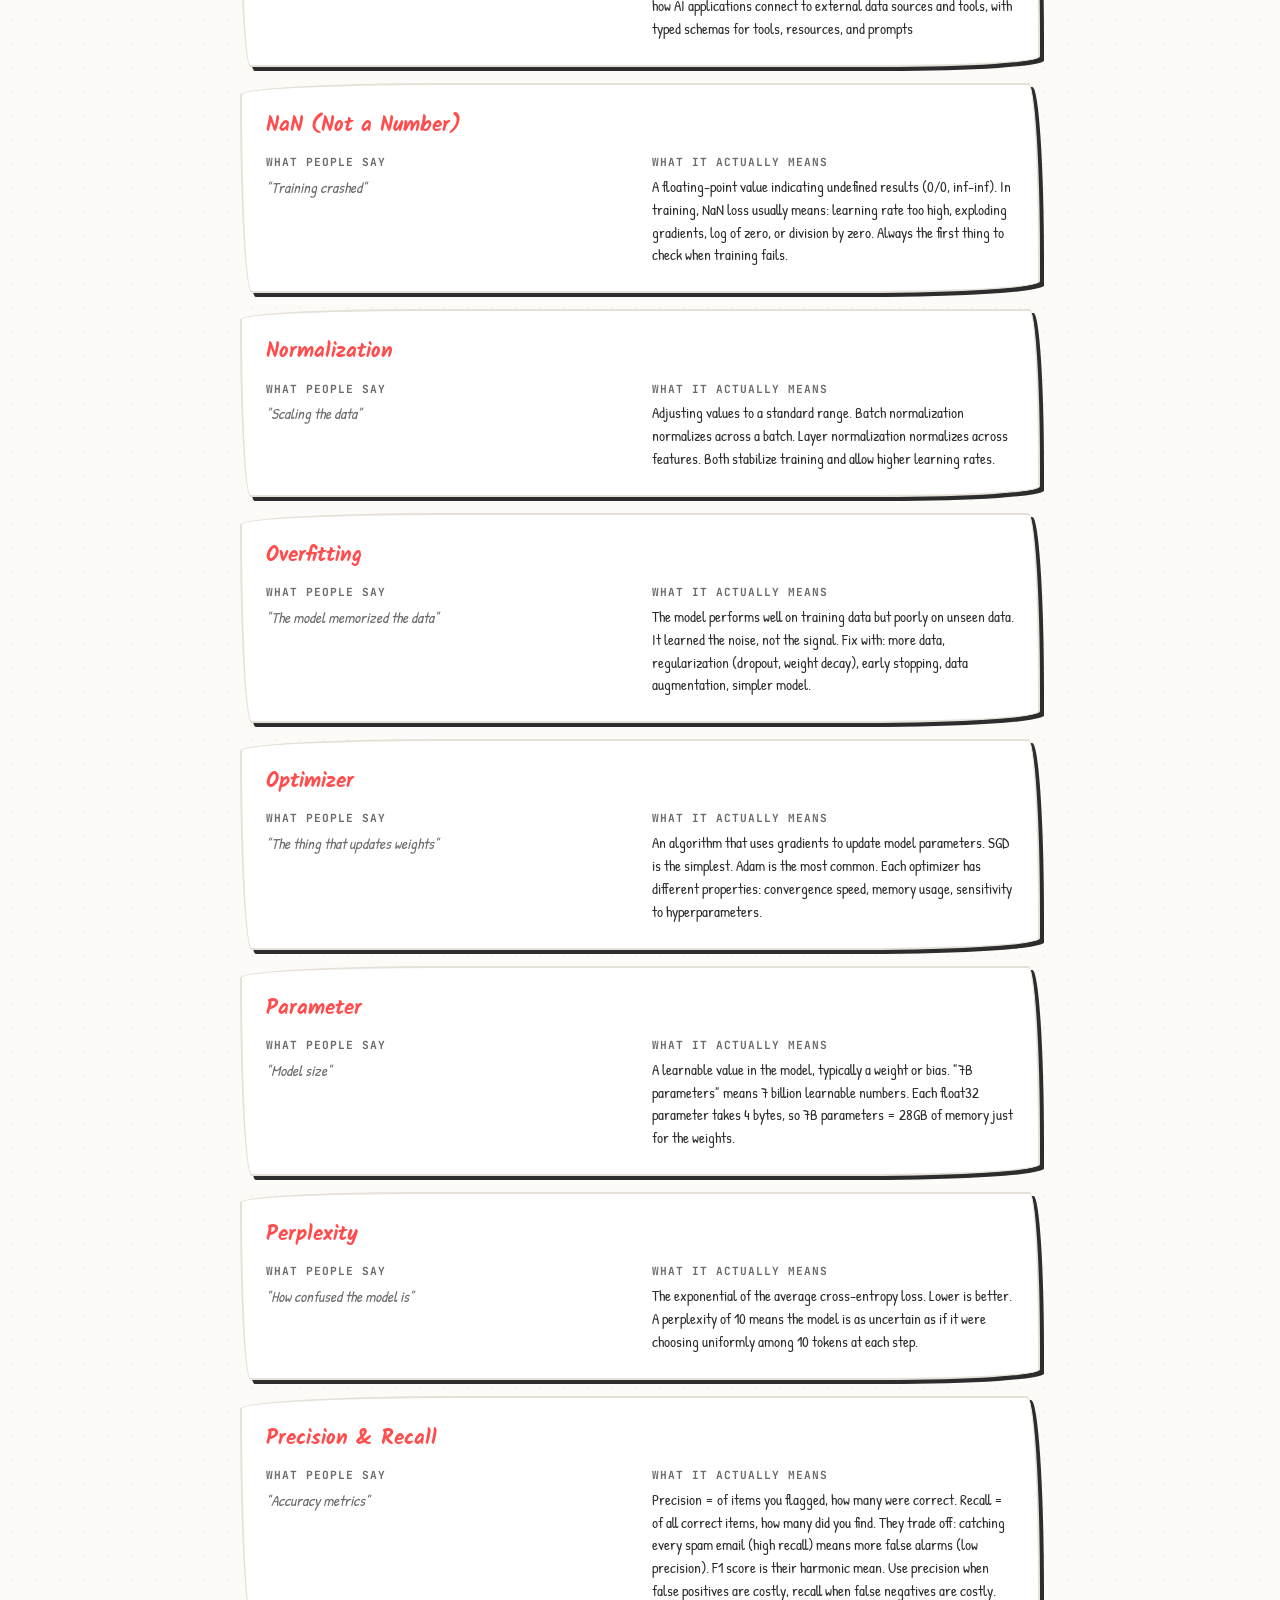
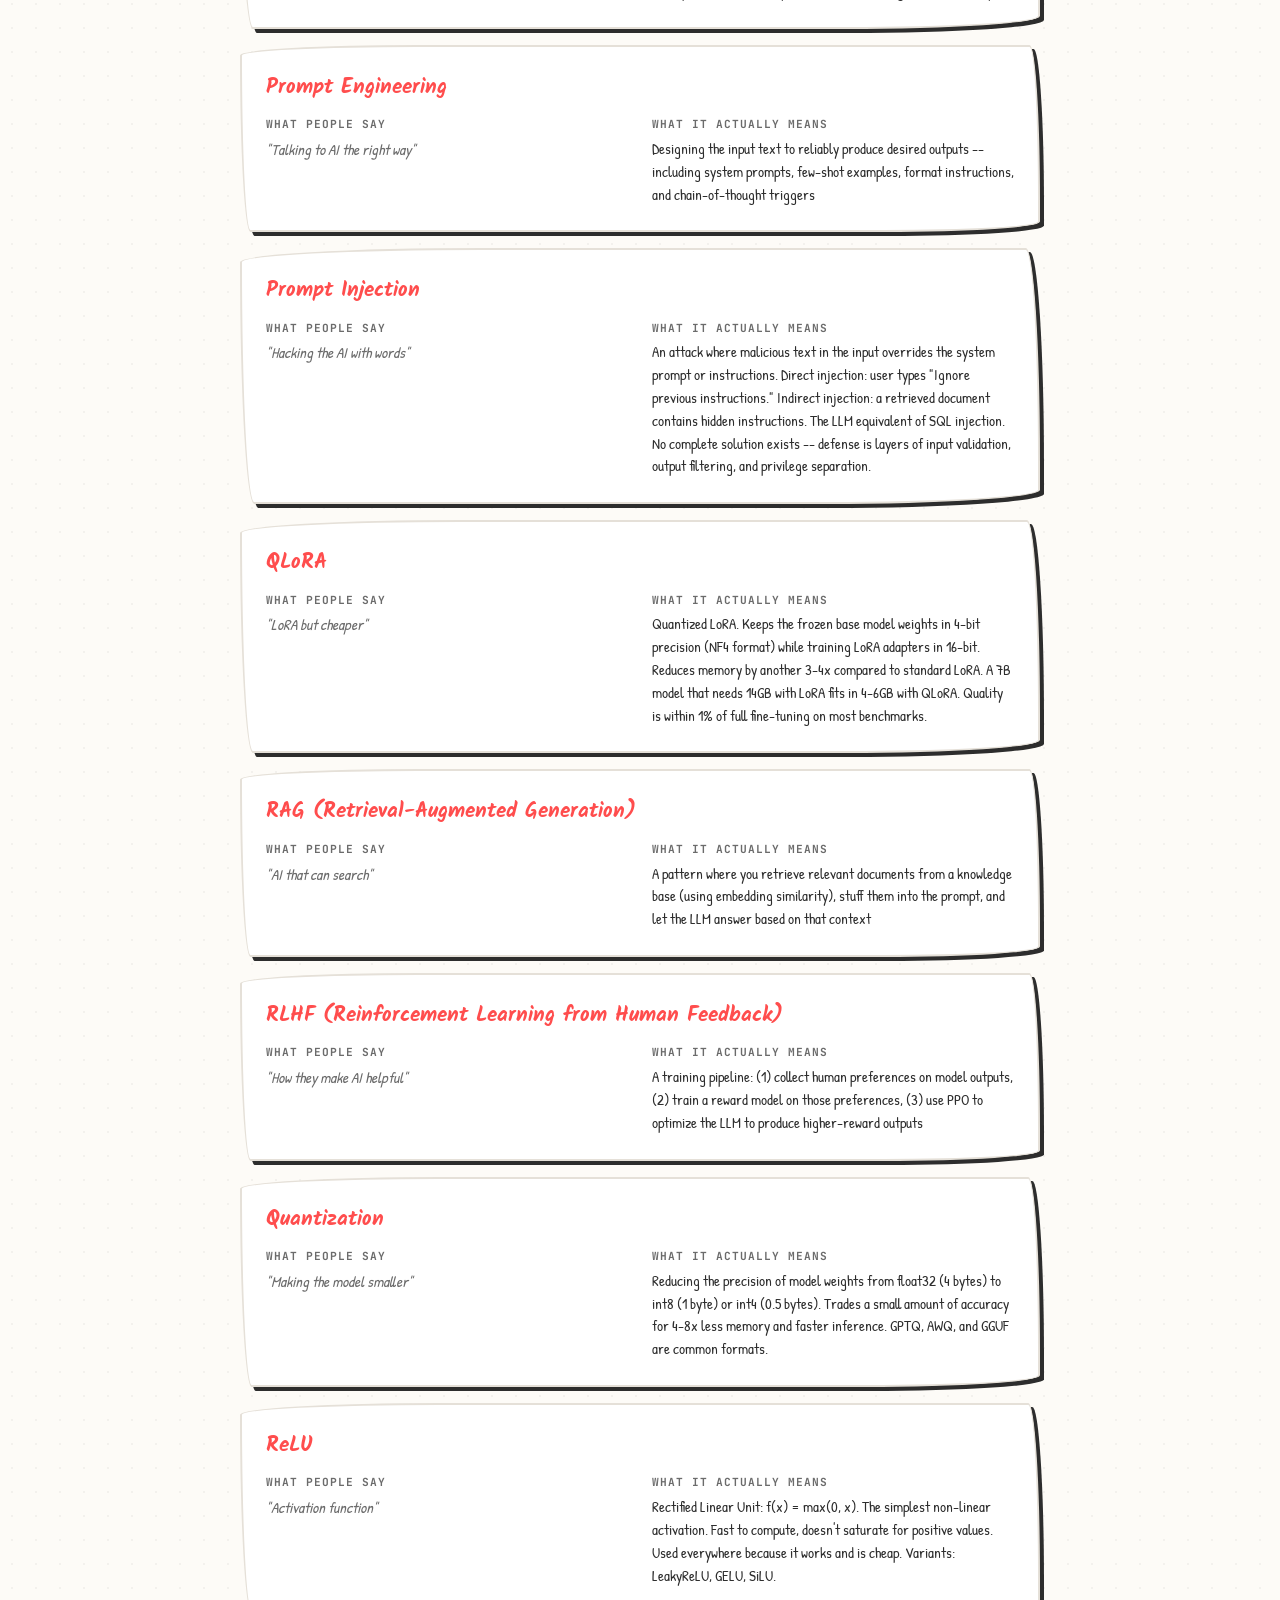
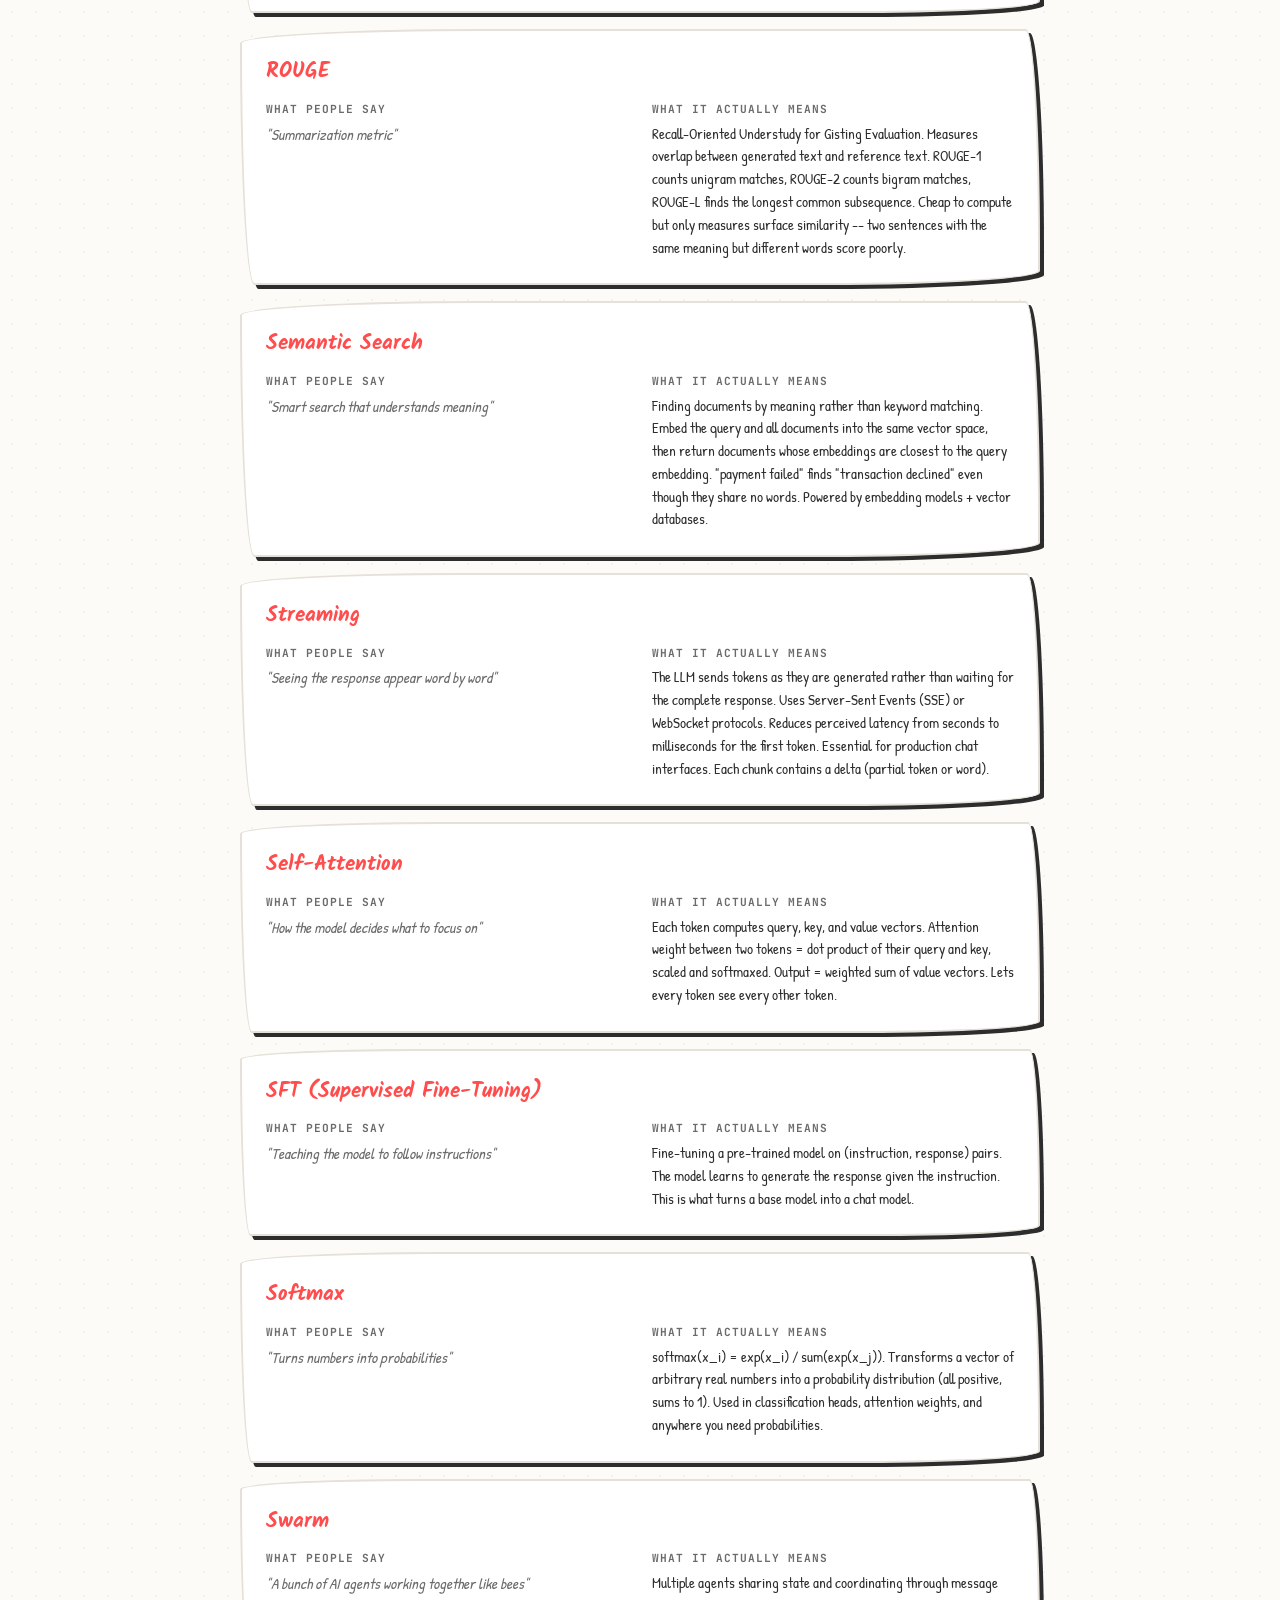
<file: site/glossary.html>
<!DOCTYPE html>
<html lang="en" data-theme="dark">
<head>
  <meta charset="UTF-8">
  <meta name="viewport" content="width=device-width, initial-scale=1.0">
  <title>AI Glossary - AI Engineering from Scratch</title>
  <link rel="icon" href="data:image/svg+xml,<svg xmlns='http://www.w3.org/2000/svg' viewBox='0 0 32 32'><rect width='32' height='32' rx='6' fill='%230d0d18'/><text x='4' y='23' font-size='18' font-weight='bold' font-family='system-ui' fill='%23ff6b6b'>AI</text></svg>">
  <meta name="description" content="AI glossary: what people say vs what things actually mean. Every term explained without hand-waving.">
  <link rel="preconnect" href="https://fonts.googleapis.com">
  <link rel="preconnect" href="https://fonts.gstatic.com" crossorigin>
  <link href="https://fonts.googleapis.com/css2?family=Kalam:wght@400;700&family=Patrick+Hand&family=JetBrains+Mono:wght@400;500;700&display=swap" rel="stylesheet">
  <link rel="stylesheet" href="style.css">
  <style>
    .glossary-page {
      padding: 100px 0 80px;
      min-height: 100vh;
    }

    .glossary-header {
      text-align: center;
      margin-bottom: 40px;
    }

    .glossary-header h1 {
      font-size: clamp(2rem, 5vw, 3rem);
      margin-bottom: 8px;
    }

    .glossary-header p {
      color: var(--text-muted);
      font-size: 1.1rem;
    }

    .glossary-search-wrap {
      max-width: 500px;
      margin: 0 auto 40px;
      position: relative;
    }

    .glossary-search {
      width: 100%;
      font-family: var(--font-body);
      font-size: 1.1rem;
      padding: 14px 20px;
      background: var(--bg-surface);
      border: 2px solid var(--border);
      border-radius: 255px 15px 225px 15px / 15px 225px 15px 255px;
      color: var(--text);
      outline: none;
      transition: border-color 0.2s;
    }

    .glossary-search::placeholder {
      color: var(--text-muted);
    }

    .glossary-search:focus {
      border-color: var(--accent);
    }

    .glossary-count {
      text-align: center;
      font-family: var(--font-mono);
      font-size: 0.85rem;
      color: var(--text-muted);
      margin-bottom: 24px;
    }

    .glossary-list {
      display: flex;
      flex-direction: column;
      gap: 16px;
      max-width: 800px;
      margin: 0 auto;
    }

    .glossary-card {
      background: var(--bg-surface);
      border: 2px solid var(--border);
      border-radius: 255px 15px 225px 15px / 15px 225px 15px 255px;
      padding: 24px;
      box-shadow: var(--shadow-hard);
      transition: transform 0.2s, box-shadow 0.2s;
    }

    .glossary-card:hover {
      transform: translate(-2px, -2px);
      box-shadow: var(--shadow-hard-lg);
    }

    .glossary-term {
      font-family: var(--font-heading);
      font-weight: 700;
      font-size: 1.3rem;
      color: var(--accent);
      margin-bottom: 12px;
    }

    .glossary-row {
      display: flex;
      gap: 24px;
      flex-wrap: wrap;
    }

    .glossary-col {
      flex: 1;
      min-width: 200px;
    }

    .glossary-col-label {
      font-family: var(--font-mono);
      font-size: 0.7rem;
      font-weight: 700;
      text-transform: uppercase;
      letter-spacing: 1px;
      color: var(--text-muted);
      margin-bottom: 4px;
    }

    .glossary-col-says {
      color: var(--text-muted);
      font-size: 0.95rem;
      font-style: italic;
    }

    .glossary-col-means {
      color: var(--text);
      font-size: 0.95rem;
      line-height: 1.5;
    }

    .glossary-empty {
      text-align: center;
      padding: 48px 24px;
      color: var(--text-muted);
      font-size: 1.1rem;
    }

    @media (max-width: 768px) {
      .glossary-page {
        padding: 80px 0 48px;
      }

      .glossary-row {
        flex-direction: column;
        gap: 12px;
      }

      .glossary-card {
        padding: 18px 16px;
      }
    }
  </style>
</head>
<body>

  <header class="site-header">
    <div class="header-inner">
      <a href="index.html" class="logo">
        <span class="logo-icon">&#9679;</span> AI from Scratch
      </a>
      <nav class="header-nav">
        <a href="index.html#phases">Phases</a>
        <a href="index.html#roadmap">Roadmap</a>
        <a href="catalog.html">Catalog</a>
        <a href="glossary.html">Glossary</a>
        <a href="https://github.com/rohitg00/ai-engineering-from-scratch" target="_blank" rel="noopener">GitHub</a>
      </nav>
      <button class="theme-toggle" id="themeToggle" aria-label="Toggle theme">
        <span class="theme-icon" id="themeIcon">&#9789;</span>
      </button>
    </div>
  </header>

  <main class="glossary-page">
    <div class="container">
      <div class="glossary-header">
        <h1>AI Glossary</h1>
        <p>What people <em>say</em> vs what things actually <em>mean</em></p>
      </div>
      <div class="glossary-search-wrap">
        <input type="text" class="glossary-search" id="glossarySearch" placeholder="Search terms...">
      </div>
      <div class="glossary-count" id="glossaryCount"></div>
      <div class="glossary-list" id="glossaryList"></div>
    </div>
  </main>

  <footer class="site-footer">
    <div class="container footer-inner">
      <p>AI Engineering from Scratch &mdash; open source, free forever.</p>
      <div class="footer-links">
        <a href="index.html">Home</a>
        <a href="https://github.com/rohitg00/ai-engineering-from-scratch" target="_blank" rel="noopener">GitHub</a>
        <a href="catalog.html">Catalog</a>
      </div>
    </div>
  </footer>

  <script src="data.js"></script>
  <script>
    (function () {
      var root = document.documentElement;
      var stored = localStorage.getItem('theme');
      if (stored) {
        root.setAttribute('data-theme', stored);
      } else if (window.matchMedia && window.matchMedia('(prefers-color-scheme: light)').matches) {
        root.setAttribute('data-theme', 'light');
      }

      function updateIcon() {
        var icon = document.getElementById('themeIcon');
        if (!icon) return;
        icon.innerHTML = root.getAttribute('data-theme') === 'light' ? '&#9728;' : '&#9789;';
      }

      updateIcon();

      document.addEventListener('DOMContentLoaded', function () {
        updateIcon();

        var btn = document.getElementById('themeToggle');
        if (btn) {
          btn.addEventListener('click', function () {
            var next = root.getAttribute('data-theme') === 'light' ? 'dark' : 'light';
            root.setAttribute('data-theme', next);
            localStorage.setItem('theme', next);
            updateIcon();
          });
        }

        var searchInput = document.getElementById('glossarySearch');
        var listEl = document.getElementById('glossaryList');
        var countEl = document.getElementById('glossaryCount');

        function escapeHtml(str) {
          var div = document.createElement('div');
          div.textContent = str;
          return div.innerHTML;
        }

        function renderGlossary(filter) {
          var terms = GLOSSARY;
          if (filter) {
            var q = filter.toLowerCase();
            terms = terms.filter(function (t) {
              return t.term.toLowerCase().indexOf(q) !== -1 ||
                t.says.toLowerCase().indexOf(q) !== -1 ||
                t.means.toLowerCase().indexOf(q) !== -1;
            });
          }

          countEl.textContent = terms.length + ' of ' + GLOSSARY.length + ' terms';

          if (terms.length === 0) {
            listEl.innerHTML = '<div class="glossary-empty">No terms match your search.</div>';
            return;
          }

          var html = '';
          for (var i = 0; i < terms.length; i++) {
            var t = terms[i];
            html += '<div class="glossary-card">';
            html += '<div class="glossary-term">' + escapeHtml(t.term) + '</div>';
            html += '<div class="glossary-row">';
            html += '<div class="glossary-col">';
            html += '<div class="glossary-col-label">What people say</div>';
            html += '<div class="glossary-col-says">"' + escapeHtml(t.says) + '"</div>';
            html += '</div>';
            html += '<div class="glossary-col">';
            html += '<div class="glossary-col-label">What it actually means</div>';
            html += '<div class="glossary-col-means">' + escapeHtml(t.means) + '</div>';
            html += '</div>';
            html += '</div>';
            html += '</div>';
          }
          listEl.innerHTML = html;
        }

        renderGlossary('');

        if (searchInput) {
          searchInput.addEventListener('input', function () {
            renderGlossary(searchInput.value.trim());
          });
        }
      });
    })();
  </script>
<script defer src="https://va.vercel-scripts.com/v1/script.js"></script>
</body>
</html>
</file>
<file: site/style.css>
:root {
  --font-heading: 'Kalam', cursive;
  --font-body: 'Patrick Hand', cursive;
  --font-mono: 'JetBrains Mono', 'Consolas', monospace;

  --bg: #0d0d18;
  --bg-surface: #191930;
  --bg-surface-hover: #222245;
  --border: #3a3a5c;
  --text: #f0ede8;
  --text-muted: #b0aec0;
  --accent: #ff6b6b;
  --accent-hover: #ff8585;
  --secondary: #6ba3ff;
  --complete: #5ab88f;
  --planned: #807060;
  --shadow-color: #ff6b6b;
  --shadow-hard: 4px 4px 0 var(--shadow-color);
  --shadow-hard-lg: 6px 6px 0 var(--shadow-color);
  --dot-color: rgba(255, 255, 255, 0.04);
  --overlay-bg: rgba(13, 13, 24, 0.88);
  --modal-bg: #141428;
  --header-bg: rgba(13, 13, 24, 0.94);
  --code-bg: #111122;
}

[data-theme="light"] {
  --bg: #fdfbf7;
  --bg-surface: #ffffff;
  --bg-surface-hover: #f5f0ea;
  --border: #e5e0d8;
  --text: #2d2d2d;
  --text-muted: #6b6b6b;
  --accent: #ff4d4d;
  --accent-hover: #e63e3e;
  --secondary: #2d5da1;
  --complete: #2e8b57;
  --planned: #a08060;
  --shadow-color: #2d2d2d;
  --shadow-hard: 4px 4px 0 var(--shadow-color);
  --shadow-hard-lg: 6px 6px 0 var(--shadow-color);
  --dot-color: rgba(0, 0, 0, 0.04);
  --overlay-bg: rgba(253, 251, 247, 0.85);
  --modal-bg: #ffffff;
  --header-bg: rgba(253, 251, 247, 0.92);
  --code-bg: #f0ece4;
}

*,
*::before,
*::after {
  margin: 0;
  padding: 0;
  box-sizing: border-box;
}

html {
  scroll-behavior: smooth;
  scroll-padding-top: 80px;
}

body {
  font-family: var(--font-body);
  font-size: 18px;
  line-height: 1.6;
  color: var(--text);
  background-color: var(--bg);
  background-image: radial-gradient(var(--dot-color) 1px, transparent 1px);
  background-size: 24px 24px;
  -webkit-font-smoothing: antialiased;
  transition: background-color 0.3s, color 0.3s;
}

.container {
  max-width: 1200px;
  margin: 0 auto;
  padding: 0 24px;
}

.wobbly {
  border-radius: 255px 15px 225px 15px / 15px 225px 15px 255px;
}

h1, h2, h3, h4 {
  font-family: var(--font-heading);
  font-weight: 700;
  line-height: 1.2;
}

a {
  color: var(--secondary);
  text-decoration: none;
  transition: color 0.2s;
}

a:hover {
  color: var(--accent);
}

.site-header {
  position: fixed;
  top: 0;
  left: 0;
  right: 0;
  z-index: 100;
  background: var(--header-bg);
  backdrop-filter: blur(12px);
  -webkit-backdrop-filter: blur(12px);
  border-bottom: 2px dashed var(--border);
}

.header-inner {
  max-width: 1200px;
  margin: 0 auto;
  padding: 0 24px;
  height: 64px;
  display: flex;
  align-items: center;
  justify-content: space-between;
}

.logo {
  font-family: var(--font-heading);
  font-weight: 700;
  font-size: 1.4rem;
  color: var(--text);
  display: flex;
  align-items: center;
  gap: 4px;
}

.logo:hover {
  color: var(--accent);
}

.logo-icon {
  color: var(--accent);
  font-size: 1.1rem;
}

.header-nav {
  display: flex;
  gap: 24px;
  align-items: center;
}

.header-nav a {
  font-family: var(--font-body);
  font-size: 1rem;
  color: var(--text-muted);
  transition: color 0.2s;
}

.header-nav a:hover {
  color: var(--accent);
}

.theme-toggle {
  background: var(--bg-surface);
  border: 2px solid var(--border);
  border-radius: 255px 15px 225px 15px / 15px 225px 15px 255px;
  width: 40px;
  height: 40px;
  cursor: pointer;
  display: flex;
  align-items: center;
  justify-content: center;
  font-size: 1.2rem;
  color: var(--text);
  transition: background-color 0.2s, border-color 0.2s;
}

.theme-toggle:hover {
  border-color: var(--accent);
}

.hero {
  position: relative;
  min-height: 100vh;
  display: flex;
  align-items: center;
  justify-content: center;
  overflow: hidden;
  background: linear-gradient(135deg, #0d0d18 0%, #141430 40%, #0d0d18 100%);
}

[data-theme="light"] .hero {
  background: linear-gradient(135deg, #0d0d18 0%, #141430 40%, #0d0d18 100%);
}

.hero-scene {
  position: absolute;
  inset: 0;
  z-index: 1;
  overflow: hidden;
}

.hero-scene spline-viewer {
  position: absolute;
  inset: 0;
  width: 100% !important;
  height: 100% !important;
  display: block;
}

.hero-scene spline-viewer canvas {
  width: 100% !important;
  height: 100% !important;
  object-fit: cover;
}



.hero-overlay {
  position: absolute;
  inset: 0;
  z-index: 2;
  background:
    radial-gradient(ellipse at center, transparent 0%, rgba(13,13,24,0.4) 70%),
    linear-gradient(to top, rgba(13,13,24,1) 0%, rgba(13,13,24,0.8) 8%, transparent 25%),
    linear-gradient(to left, rgba(13,13,24,1) 0%, rgba(13,13,24,0.8) 12%, transparent 30%);
  pointer-events: none;
}

.hero-content {
  position: relative;
  z-index: 3;
  text-align: center;
  padding: 80px 24px;
  max-width: 800px;
}

.hero-badge {
  display: inline-block;
  font-family: var(--font-mono);
  font-size: 0.75rem;
  color: var(--accent);
  border: 1px solid rgba(255, 107, 107, 0.3);
  background: rgba(255, 107, 107, 0.08);
  padding: 4px 16px;
  border-radius: 255px 15px 225px 15px / 15px 225px 15px 255px;
  margin-bottom: 24px;
  letter-spacing: 0.03em;
}

.hero-title {
  margin-bottom: 16px;
}

.hero-line1 {
  display: block;
  font-size: clamp(2.8rem, 7vw, 5rem);
  color: #e8e5df;
}

.hero-line2 {
  display: block;
  font-size: clamp(2.4rem, 6vw, 4.2rem);
  color: #ff6b6b;
}

.hero-subtitle {
  font-size: clamp(1rem, 2.5vw, 1.3rem);
  color: #9a9aaa;
  max-width: 560px;
  margin: 0 auto 32px;
}

.hero-stats {
  display: flex;
  justify-content: center;
  gap: 48px;
  margin-bottom: 32px;
}

.stat-item {
  text-align: center;
}

.stat-number {
  display: block;
  font-family: var(--font-mono);
  font-size: 2.4rem;
  font-weight: 700;
  color: #ff6b6b;
  line-height: 1;
}

.stat-label {
  font-family: var(--font-body);
  font-size: 0.9rem;
  color: #9a9aaa;
  text-transform: uppercase;
  letter-spacing: 1px;
}

.hero-actions {
  display: flex;
  gap: 16px;
  justify-content: center;
  flex-wrap: wrap;
  margin-bottom: 20px;
}

.hero-stars {
  text-align: center;
}

.star-badge {
  display: inline-flex;
  align-items: center;
  gap: 4px;
  font-family: var(--font-mono);
  font-size: 0.85rem;
  color: #ffb800;
  background: rgba(255, 184, 0, 0.1);
  border: 1px solid rgba(255, 184, 0, 0.3);
  padding: 6px 16px;
  border-radius: 255px 15px 225px 15px / 15px 225px 15px 255px;
  text-decoration: none;
  transition: background 0.2s, transform 0.2s;
}

.star-badge:hover {
  background: rgba(255, 184, 0, 0.2);
  transform: translateY(-2px);
  color: #ffb800;
}

.btn {
  font-family: var(--font-body);
  font-size: 1.1rem;
  padding: 12px 28px;
  border: 2px solid var(--border);
  border-radius: 255px 15px 225px 15px / 15px 225px 15px 255px;
  cursor: pointer;
  display: inline-block;
  text-align: center;
  transition: transform 0.2s, box-shadow 0.2s, background-color 0.2s;
}

.btn:hover {
  transform: translate(-2px, -2px);
  box-shadow: var(--shadow-hard);
}

.btn-primary {
  background: var(--accent);
  color: #fff;
  border-color: var(--accent);
}

.btn-primary:hover {
  background: var(--accent-hover);
  color: #fff;
}

.btn-secondary {
  background: transparent;
  color: #e8e5df;
  border-color: #e8e5df;
}

.btn-secondary:hover {
  background: rgba(255, 255, 255, 0.05);
  color: #fff;
}

.pathway-strip {
  overflow: hidden;
  padding: 20px 0;
  border-bottom: 2px dashed var(--border);
  border-top: 2px dashed var(--border);
  background: var(--bg-surface);
}

.pathway-track {
  display: flex;
  gap: 16px;
  align-items: center;
  white-space: nowrap;
  animation: scroll-pathway 20s linear infinite;
  width: max-content;
}

@keyframes scroll-pathway {
  0% { transform: translateX(0); }
  100% { transform: translateX(-50%); }
}

.pathway-tag {
  font-family: var(--font-heading);
  font-size: 1rem;
  font-weight: 700;
  padding: 6px 16px;
  border: 2px solid var(--border);
  border-radius: 255px 15px 225px 15px / 15px 225px 15px 255px;
  color: var(--text);
  background: var(--bg);
}

.pathway-arrow {
  font-family: var(--font-mono);
  font-size: 1rem;
  color: var(--accent);
}

.section {
  padding: 80px 0;
  border-top: 2px dashed var(--border);
}

.section-title {
  text-align: center;
  font-size: clamp(1.8rem, 4vw, 2.6rem);
  margin-bottom: 12px;
  color: var(--text);
}

.section-subtitle {
  text-align: center;
  color: var(--text-muted);
  font-size: 1.1rem;
  margin-bottom: 40px;
}

.why-grid {
  display: grid;
  grid-template-columns: repeat(auto-fit, minmax(260px, 1fr));
  gap: 24px;
}

.why-card {
  background: var(--bg-surface);
  border: 2px solid var(--border);
  border-left: 4px solid var(--accent);
  border-radius: 255px 15px 225px 15px / 15px 225px 15px 255px;
  padding: 32px 24px;
  box-shadow: var(--shadow-hard);
  transition: transform 0.3s, box-shadow 0.3s;
}

.why-card:hover {
  transform: rotate(0deg) translate(-2px, -4px);
  box-shadow: var(--shadow-hard-lg);
}

.card-rotate-1 { transform: rotate(-1deg); }
.card-rotate-2 { transform: rotate(0.8deg); }
.card-rotate-3 { transform: rotate(-0.5deg); }
.card-rotate-4 { transform: rotate(1.2deg); }

.why-icon {
  font-size: 2rem;
  margin-bottom: 12px;
}

.why-card h3 {
  font-size: 1.3rem;
  margin-bottom: 8px;
  color: var(--accent);
}

.why-card p {
  color: var(--text-muted);
  font-size: 1rem;
}

.phases-grid {
  display: grid;
  grid-template-columns: repeat(auto-fill, minmax(240px, 1fr));
  gap: 20px;
}

.phase-card {
  background: var(--bg-surface);
  border: 2px solid var(--border);
  border-top: 3px solid var(--accent);
  border-radius: 255px 15px 225px 15px / 15px 225px 15px 255px;
  padding: 24px 20px;
  cursor: pointer;
  box-shadow: var(--shadow-hard);
  transition: transform 0.3s, box-shadow 0.3s;
  position: relative;
}

.phase-card.complete {
  border-top-color: var(--complete);
}

.phase-card.in-progress {
  border-top-color: var(--accent);
}

.phase-card.planned {
  border-top-color: var(--border);
}

.phase-card:hover {
  transform: rotate(0deg) translate(-2px, -4px) !important;
  box-shadow: var(--shadow-hard-lg);
}

.phase-card-num {
  font-family: var(--font-mono);
  font-size: 0.8rem;
  font-weight: 700;
  color: var(--accent);
  display: block;
  margin-bottom: 4px;
}

.phase-card-name {
  font-family: var(--font-heading);
  font-weight: 700;
  font-size: 1.15rem;
  color: var(--text);
  margin-bottom: 6px;
  line-height: 1.3;
}

.phase-card-desc {
  font-size: 0.9rem;
  color: var(--text-muted);
  margin-bottom: 12px;
  line-height: 1.4;
}

.phase-card-progress {
  height: 6px;
  background: var(--border);
  border-radius: 3px;
  overflow: hidden;
  margin-bottom: 6px;
}

.phase-card-progress-fill {
  height: 100%;
  background: var(--complete);
  border-radius: 3px;
  transition: width 0.6s ease;
}

.phase-card-meta {
  font-family: var(--font-mono);
  font-size: 0.75rem;
  color: var(--text-muted);
}

.phase-card-status {
  position: absolute;
  top: 12px;
  right: 16px;
  font-family: var(--font-mono);
  font-size: 0.7rem;
  font-weight: 700;
  text-transform: uppercase;
  letter-spacing: 1px;
}

.phase-card-status.complete {
  color: var(--complete);
}

.phase-card-status.planned {
  color: var(--planned);
}

.modal-overlay {
  position: fixed;
  inset: 0;
  background: var(--overlay-bg);
  backdrop-filter: blur(6px);
  -webkit-backdrop-filter: blur(6px);
  z-index: 200;
  display: flex;
  align-items: flex-end;
  justify-content: center;
  opacity: 0;
  pointer-events: none;
  transition: opacity 0.3s;
}

.modal-overlay.open {
  opacity: 1;
  pointer-events: auto;
}

.modal {
  background: var(--modal-bg);
  border: 2px solid var(--border);
  border-radius: 24px 24px 0 0;
  width: 100%;
  max-width: 700px;
  max-height: 80vh;
  overflow-y: auto;
  padding: 32px;
  transform: translateY(100%);
  transition: transform 0.4s cubic-bezier(0.22, 1, 0.36, 1);
}

.modal-overlay.open .modal {
  transform: translateY(0);
}

.modal-close {
  position: absolute;
  top: 16px;
  right: 20px;
  background: none;
  border: none;
  font-size: 2rem;
  color: var(--text-muted);
  cursor: pointer;
  line-height: 1;
  transition: color 0.2s;
}

.modal-close:hover {
  color: var(--accent);
}

.modal-header {
  margin-bottom: 24px;
}

.modal-phase-num {
  font-family: var(--font-mono);
  font-size: 0.85rem;
  font-weight: 700;
  color: var(--accent);
}

.modal-title {
  font-size: 1.8rem;
  margin-top: 4px;
  margin-bottom: 8px;
}

.modal-desc {
  color: var(--text-muted);
  font-size: 1rem;
}

.modal-lessons {
  display: flex;
  flex-direction: column;
  gap: 8px;
}

.modal-lesson {
  display: flex;
  align-items: center;
  gap: 12px;
  padding: 12px 16px;
  background: var(--bg);
  border: 1px solid var(--border);
  border-radius: 255px 15px 225px 15px / 15px 225px 15px 255px;
  transition: background-color 0.2s, transform 0.2s;
}

.modal-lesson:hover {
  background: var(--bg-surface-hover);
  transform: translateX(4px);
}

.modal-lesson a {
  color: var(--text);
  font-family: var(--font-body);
  font-size: 1rem;
  flex: 1;
}

.modal-lesson a:hover {
  color: var(--accent);
}

.modal-lesson-status {
  width: 10px;
  height: 10px;
  border-radius: 50%;
  flex-shrink: 0;
}

.modal-lesson-status.complete {
  background: var(--complete);
}

.modal-lesson-status.planned {
  background: var(--planned);
}

.modal-lesson-lang {
  font-family: var(--font-mono);
  font-size: 0.75rem;
  color: var(--text-muted);
  flex-shrink: 0;
}

.modal-lesson-type {
  font-family: var(--font-mono);
  font-size: 0.7rem;
  font-weight: 500;
  padding: 2px 8px;
  border-radius: 4px;
  background: var(--border);
  color: var(--text-muted);
  flex-shrink: 0;
}

.modal-lesson .modal-lesson-read {
  font-family: var(--font-mono);
  font-size: 0.7rem;
  font-weight: 700;
  padding: 3px 10px;
  border-radius: 255px 15px 225px 15px / 15px 225px 15px 255px;
  background: var(--accent);
  color: #fff;
  text-decoration: none;
  flex-shrink: 0;
  transition: background-color 0.2s, transform 0.2s;
}

.modal-lesson .modal-lesson-read:hover {
  background: var(--accent-hover);
  color: #fff;
  transform: scale(1.05);
}

.roadmap-progress {
  display: flex;
  align-items: center;
  gap: 16px;
  margin-bottom: 40px;
  max-width: 600px;
  margin-left: auto;
  margin-right: auto;
}

.roadmap-bar {
  flex: 1;
  height: 12px;
  background: var(--border);
  border-radius: 6px;
  overflow: hidden;
}

.roadmap-fill {
  height: 100%;
  background: linear-gradient(90deg, var(--complete), var(--secondary));
  border-radius: 6px;
  transition: width 1s ease;
}

.roadmap-pct {
  font-family: var(--font-mono);
  font-weight: 700;
  font-size: 1.1rem;
  color: var(--complete);
  min-width: 50px;
}

.roadmap-grid {
  display: grid;
  grid-template-columns: repeat(auto-fill, minmax(180px, 1fr));
  gap: 12px;
}

.roadmap-item {
  padding: 12px 16px;
  background: var(--bg-surface);
  border: 2px solid var(--border);
  border-radius: 255px 15px 225px 15px / 15px 225px 15px 255px;
  font-family: var(--font-mono);
  font-size: 0.8rem;
  display: flex;
  align-items: center;
  gap: 8px;
  transition: transform 0.2s;
}

.roadmap-item:hover {
  transform: translate(-2px, -2px);
}

.roadmap-dot {
  width: 8px;
  height: 8px;
  border-radius: 50%;
  flex-shrink: 0;
}

.roadmap-dot.complete {
  background: var(--complete);
}

.roadmap-dot.planned {
  background: var(--planned);
}

.roadmap-name {
  color: var(--text);
  font-size: 0.8rem;
}

.steps-list {
  max-width: 600px;
  margin: 0 auto;
  display: flex;
  flex-direction: column;
  align-items: stretch;
}

.step-item {
  display: flex;
  gap: 20px;
  align-items: flex-start;
}

.step-num {
  width: 48px;
  height: 48px;
  min-width: 48px;
  display: flex;
  align-items: center;
  justify-content: center;
  font-family: var(--font-mono);
  font-weight: 700;
  font-size: 1.2rem;
  color: var(--accent);
  border: 2px solid var(--accent);
  border-radius: 255px 15px 225px 15px / 15px 225px 15px 255px;
  background: var(--bg-surface);
}

.step-body h3 {
  font-size: 1.2rem;
  margin-bottom: 4px;
  color: var(--text);
}

.step-body p {
  color: var(--text-muted);
  font-size: 0.95rem;
}

.step-connector {
  width: 2px;
  height: 24px;
  background: var(--border);
  margin-left: 23px;
  border-left: 2px dashed var(--border);
}

.glossary-callout {
  background: var(--bg-surface);
  border: 2px solid var(--border);
  border-radius: 255px 15px 225px 15px / 15px 225px 15px 255px;
  padding: 40px 32px;
  display: flex;
  align-items: center;
  gap: 32px;
  box-shadow: var(--shadow-hard-lg);
  flex-wrap: wrap;
}

.glossary-callout-text {
  flex: 1;
  min-width: 260px;
}

.glossary-callout h3 {
  font-size: 1.6rem;
  margin-bottom: 8px;
  color: var(--accent);
}

.glossary-callout p {
  color: var(--text-muted);
  margin-bottom: 16px;
}

.glossary-preview {
  display: flex;
  flex-wrap: wrap;
  gap: 8px;
}

.glossary-chip {
  font-family: var(--font-mono);
  font-size: 0.75rem;
  padding: 4px 12px;
  border: 1px solid var(--border);
  border-radius: 255px 15px 225px 15px / 15px 225px 15px 255px;
  color: var(--text-muted);
  background: var(--bg);
}

.cta-section {
  padding: 60px 0 80px;
}

.cta-box {
  text-align: center;
  background: var(--bg-surface);
  border: 2px solid var(--border);
  border-radius: 255px 15px 225px 15px / 15px 225px 15px 255px;
  padding: 48px 32px;
  box-shadow: var(--shadow-hard-lg);
}

.cta-box h2 {
  font-size: 2rem;
  margin-bottom: 8px;
}

.cta-box p {
  color: var(--text-muted);
  margin-bottom: 24px;
}

.cta-code {
  display: inline-flex;
  align-items: center;
  gap: 12px;
  background: var(--code-bg);
  border: 2px solid var(--border);
  border-radius: 255px 15px 225px 15px / 15px 225px 15px 255px;
  padding: 12px 20px;
  max-width: 100%;
  overflow-x: auto;
}

.cta-code code {
  font-family: var(--font-mono);
  font-size: 0.85rem;
  color: var(--secondary);
  white-space: nowrap;
}

.copy-btn {
  background: none;
  border: none;
  font-size: 1.2rem;
  cursor: pointer;
  padding: 4px;
  color: var(--text-muted);
  transition: color 0.2s;
}

.copy-btn:hover {
  color: var(--accent);
}

.site-footer {
  border-top: 2px dashed var(--border);
  padding: 32px 0;
}

.footer-inner {
  display: flex;
  justify-content: space-between;
  align-items: center;
  flex-wrap: wrap;
  gap: 16px;
}

.footer-inner p {
  color: var(--text-muted);
  font-size: 0.95rem;
}

.footer-links {
  display: flex;
  gap: 20px;
}

.footer-links a {
  color: var(--text-muted);
  font-size: 0.95rem;
}

.footer-links a:hover {
  color: var(--accent);
}

.fade-in {
  opacity: 0;
  transform: translateY(20px);
  transition: opacity 0.6s ease, transform 0.6s ease;
}

.fade-in.visible {
  opacity: 1;
  transform: translateY(0);
}

@media (max-width: 1280px) {
  .container {
    padding: 0 20px;
  }

  .phases-grid {
    grid-template-columns: repeat(auto-fill, minmax(220px, 1fr));
  }
}

@media (max-width: 1024px) {
  .phases-grid {
    grid-template-columns: repeat(auto-fill, minmax(200px, 1fr));
    gap: 16px;
  }

  .why-grid {
    grid-template-columns: repeat(2, 1fr);
  }

  .roadmap-grid {
    grid-template-columns: repeat(2, 1fr);
  }

  .how-steps {
    grid-template-columns: repeat(3, 1fr);
  }
}

@media (max-width: 768px) {
  .header-nav a:not(.header-github) {
    display: none;
  }

  .header-inner {
    height: 56px;
    padding: 0 16px;
  }

  .hero {
    min-height: 90vh;
  }

  .hero-content {
    padding: 60px 16px 48px;
  }

  .hero-line1 {
    font-size: clamp(2rem, 8vw, 3.2rem);
  }

  .hero-line2 {
    font-size: clamp(1.8rem, 7vw, 3rem);
  }

  .hero-subtitle {
    font-size: 1rem;
    padding: 0 8px;
  }

  .hero-stats {
    gap: 16px;
    flex-wrap: wrap;
    justify-content: center;
  }

  .stat-item {
    min-width: 70px;
  }

  .stat-number {
    font-size: 1.6rem;
  }

  .stat-label {
    font-size: 0.6rem;
  }

  .hero-actions {
    flex-direction: column;
    align-items: center;
    gap: 10px;
  }

  .btn {
    width: 100%;
    max-width: 260px;
    font-size: 1rem;
    padding: 10px 20px;
  }

  .hero-badge {
    font-size: 0.65rem;
    padding: 3px 12px;
  }

  .star-badge {
    font-size: 0.75rem;
    padding: 4px 12px;
  }

  .pathway-strip {
    padding: 10px 0;
  }

  .pathway-tag {
    font-size: 0.75rem;
    padding: 4px 10px;
  }

  .pathway-arrow {
    font-size: 0.8rem;
  }

  .section {
    padding: 40px 0;
  }

  .section-title {
    font-size: clamp(1.4rem, 5vw, 1.8rem);
  }

  .section-subtitle {
    font-size: 0.95rem;
    padding: 0 16px;
  }

  .why-grid {
    grid-template-columns: 1fr;
    gap: 14px;
  }

  .why-card {
    padding: 20px 16px;
  }

  .phases-grid {
    grid-template-columns: 1fr;
    gap: 14px;
  }

  .phase-card {
    padding: 18px 16px;
  }

  .phase-card-name {
    font-size: 1.1rem;
  }

  .roadmap-grid {
    grid-template-columns: 1fr;
    gap: 12px;
  }

  .how-steps {
    grid-template-columns: repeat(2, 1fr);
    gap: 12px;
  }

  .how-step {
    padding: 16px 12px;
  }

  .modal {
    padding: 20px 12px;
    max-height: 90vh;
    max-width: 95vw;
  }

  .modal-header h2 {
    font-size: 1.3rem;
  }

  .glossary-callout {
    flex-direction: column;
    text-align: center;
    padding: 24px 16px;
    gap: 16px;
  }

  .glossary-chips {
    justify-content: center;
  }

  .cta-section {
    padding: 40px 0;
  }

  .cta-code {
    flex-direction: column;
    gap: 8px;
    font-size: 0.8rem;
    word-break: break-all;
  }

  .footer-inner {
    flex-direction: column;
    text-align: center;
    gap: 8px;
  }
}

@media (max-width: 480px) {
  body {
    font-size: 15px;
  }

  .hero {
    min-height: 100vh;
    min-height: 100dvh;
  }

  .hero-line1 {
    font-size: 1.8rem;
  }

  .hero-line2 {
    font-size: 1.6rem;
  }

  .hero-stats {
    display: grid;
    grid-template-columns: repeat(2, 1fr);
    gap: 12px;
    width: 100%;
    max-width: 280px;
    margin: 0 auto 20px;
  }

  .stat-item {
    text-align: center;
  }

  .stat-number {
    font-size: 1.4rem;
  }

  .hero-subtitle {
    font-size: 0.9rem;
  }

  .how-steps {
    grid-template-columns: 1fr;
  }

  .phase-card {
    transform: none !important;
  }

  .phase-card:hover {
    transform: none !important;
  }

  .modal {
    border-radius: 12px;
    padding: 16px 10px;
  }

  .modal-lesson {
    font-size: 0.85rem;
  }
}

@media (min-width: 1440px) {
  .container {
    max-width: 1300px;
  }

  .phases-grid {
    grid-template-columns: repeat(4, 1fr);
  }

  .why-grid {
    grid-template-columns: repeat(4, 1fr);
  }
}
</file>
